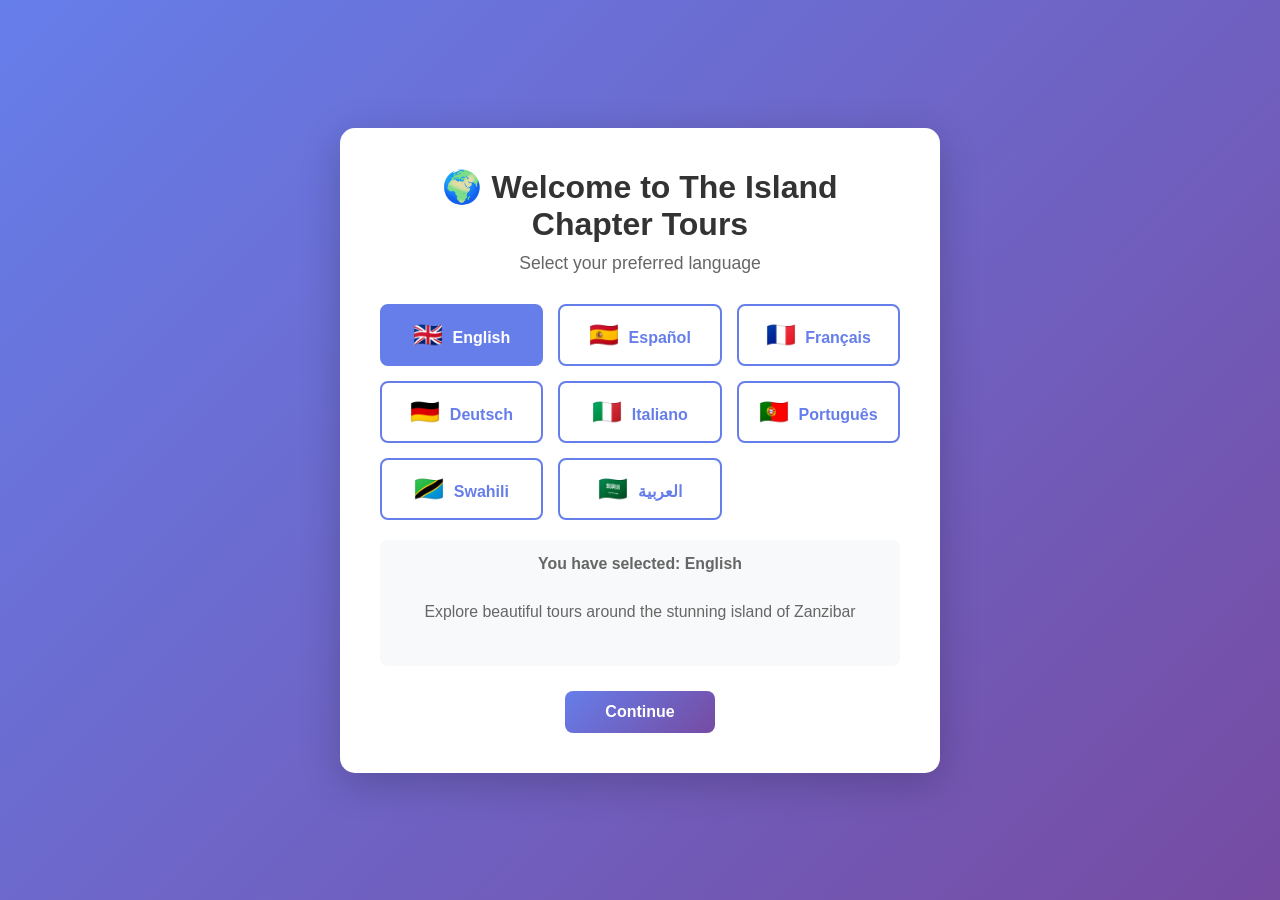
<file: Index.html>
<!DOCTYPE html>
<html lang="en">
<head>
    <meta charset="UTF-8">
    <meta name="viewport" content="width=device-width, initial-scale=1.0">
    <title>The Island Chapter Tours - Zanzibar</title>
    <style>
        * {
            margin: 0;
            padding: 0;
            box-sizing: border-box;
        }

        body {
            font-family: 'Segoe UI', Tahoma, Geneva, Verdana, sans-serif;
            background: linear-gradient(135deg, #667eea 0%, #764ba2 100%);
            min-height: 100vh;
            display: flex;
            justify-content: center;
            align-items: center;
        }

        /* Language Section */
        .language-section {
            background: white;
            border-radius: 15px;
            box-shadow: 0 10px 40px rgba(0, 0, 0, 0.2);
            padding: 40px;
            max-width: 600px;
            width: 90%;
            text-align: center;
        }

        .language-section h1 {
            color: #333;
            margin-bottom: 10px;
            font-size: 2em;
        }

        .language-section p {
            color: #666;
            margin-bottom: 30px;
            font-size: 1.1em;
        }

        .language-grid {
            display: grid;
            grid-template-columns: repeat(auto-fit, minmax(120px, 1fr));
            gap: 15px;
            margin-bottom: 20px;
        }

        .language-btn {
            padding: 15px 20px;
            border: 2px solid #667eea;
            background: white;
            color: #667eea;
            border-radius: 8px;
            font-size: 1em;
            font-weight: 600;
            cursor: pointer;
            transition: all 0.3s ease;
        }

        .language-btn:hover {
            background: #667eea;
            color: white;
            transform: translateY(-2px);
            box-shadow: 0 5px 15px rgba(102, 126, 234, 0.3);
        }

        .language-btn.active {
            background: #667eea;
            color: white;
        }

        .language-flag {
            font-size: 1.5em;
            margin-right: 5px;
        }

        .language-info {
            background: #f8f9fa;
            padding: 15px;
            border-radius: 8px;
            margin-top: 20px;
            color: #555;
            font-size: 0.9em;
        }

        .continue-btn {
            margin-top: 25px;
            padding: 12px 40px;
            background: linear-gradient(135deg, #667eea 0%, #764ba2 100%);
            color: white;
            border: none;
            border-radius: 8px;
            font-size: 1em;
            font-weight: 600;
            cursor: pointer;
            transition: all 0.3s ease;
        }

        .continue-btn:hover {
            transform: translateY(-2px);
            box-shadow: 0 5px 20px rgba(102, 126, 234, 0.4);
        }

        .continue-btn:disabled {
            opacity: 0.5;
            cursor: not-allowed;
            transform: none;
        }
    </style>
</head>
<body>
    <div class="language-section">
        <h1>🌍 Welcome to The Island Chapter Tours</h1>
        <p>Select your preferred language</p>
        
        <div class="language-grid">
            <button class="language-btn active" data-lang="en" onclick="selectLanguage('en')">
                <span class="language-flag">🇬🇧</span> English
            </button>
            <button class="language-btn" data-lang="es" onclick="selectLanguage('es')">
                <span class="language-flag">🇪🇸</span> Español
            </button>
            <button class="language-btn" data-lang="fr" onclick="selectLanguage('fr')">
                <span class="language-flag">🇫🇷</span> Français
            </button>
            <button class="language-btn" data-lang="de" onclick="selectLanguage('de')">
                <span class="language-flag">🇩🇪</span> Deutsch
            </button>
            <button class="language-btn" data-lang="it" onclick="selectLanguage('it')">
                <span class="language-flag">🇮🇹</span> Italiano
            </button>
            <button class="language-btn" data-lang="pt" onclick="selectLanguage('pt')">
                <span class="language-flag">🇵🇹</span> Português
            </button>
            <button class="language-btn" data-lang="sw" onclick="selectLanguage('sw')">
                <span class="language-flag">🇹🇿</span> Swahili
            </button>
            <button class="language-btn" data-lang="ar" onclick="selectLanguage('ar')">
                <span class="language-flag">🇸🇦</span> العربية
            </button>
        </div>

        <div class="language-info" id="languageInfo">
            <p>You have selected: <strong>English</strong></p>
            <p>Explore beautiful tours around the stunning island of Zanzibar</p>
        </div>

        <button class="continue-btn" onclick="continueToDashboard()">Continue</button>
    </div>

    <script>
        // Language data with translations
        const languages = {
            en: { name: 'English', welcome: 'You have selected: English', description: 'Explore beautiful tours around the stunning island of Zanzibar' },
            es: { name: 'Español', welcome: 'Ha seleccionado: Español', description: 'Explore hermosos tours alrededor de la hermosa isla de Zanzíbar' },
            fr: { name: 'Français', welcome: 'Vous avez sélectionné : Français', description: 'Découvrez de magnifiques tours autour de la magnifique île de Zanzibar' },
            de: { name: 'Deutsch', welcome: 'Sie haben Deutsch ausgewählt', description: 'Erkunden Sie schöne Touren rund um die wunderschöne Insel Sansibar' },
            it: { name: 'Italiano', welcome: 'Hai selezionato: Italiano', description: 'Esplora i bellissimi tour intorno alla splendida isola di Zanzibar' },
            pt: { name: 'Português', welcome: 'Você selecionou: Português', description: 'Explore hermosos passeios ao redor da belíssima ilha de Zanzibar' },
            sw: { name: 'Swahili', welcome: 'Umechagua: Kiswahili', description: 'Chunguza ziara nzuri karibu na kisiwa kizuri cha Unguja' },
            ar: { name: 'العربية', welcome: 'لقد اخترت: العربية', description: 'استكشف الجولات الجميلة حول جزيرة زنجبار الخلابة' }
        };

        let selectedLanguage = 'en';

        function selectLanguage(lang) {
            selectedLanguage = lang;
            
            // Update active button
            document.querySelectorAll('.language-btn').forEach(btn => {
                btn.classList.remove('active');
            });
            document.querySelector(`[data-lang="${lang}"]`).classList.add('active');
            
            // Update language info
            const langData = languages[lang];
            document.getElementById('languageInfo').innerHTML = `
                <p><strong>${langData.welcome}</strong></p>
                <p>${langData.description}</p>
            `;
            
            // Save preference
            localStorage.setItem('preferredLanguage', lang);
        }

        function continueToDashboard() {
            // Store language preference and redirect to main site
            localStorage.setItem('preferredLanguage', selectedLanguage);
            alert(`Language set to: ${languages[selectedLanguage].name}\nRedirecting to main page...`);
            // window.location.href = 'dashboard.html'; // Uncomment when dashboard page is ready
        }

        // Load saved language preference on page load
        window.addEventListener('load', () => {
            const saved = localStorage.getItem('preferredLanguage') || 'en';
            selectLanguage(saved);
        });
    </script>
</body>
</html>
</file>
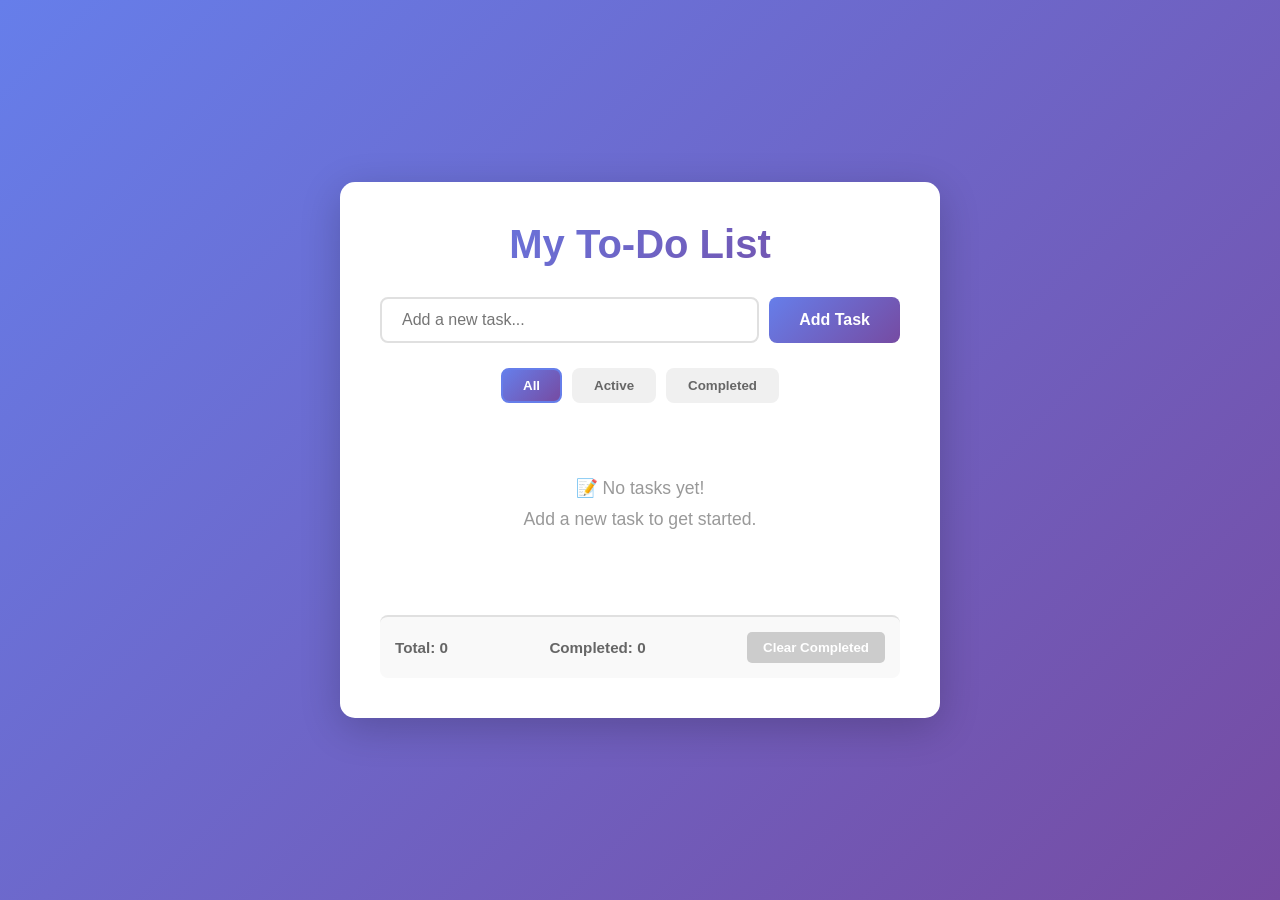
<file: todo-app/index.html>
<!DOCTYPE html>
<html lang="en">
<head>
    <meta charset="UTF-8">
    <meta name="viewport" content="width=device-width, initial-scale=1.0">
    <title>To-Do List Application</title>
    <link rel="stylesheet" href="styles.css">
</head>
<body>
    <div class="container">
        <div class="todo-wrapper">
            <h1>My To-Do List</h1>
            
            <div class="input-section">
                <input 
                    type="text" 
                    id="todoInput" 
                    class="todo-input" 
                    placeholder="Add a new task..."
                    autocomplete="off"
                >
                <button id="addBtn" class="add-btn">Add Task</button>
            </div>

            <div class="filter-section">
                <button class="filter-btn active" data-filter="all">All</button>
                <button class="filter-btn" data-filter="active">Active</button>
                <button class="filter-btn" data-filter="completed">Completed</button>
            </div>

            <ul id="todoList" class="todo-list">
                <!-- Tasks will be added here -->
            </ul>

            <div class="stats-section">
                <span class="task-count">Total: <span id="totalCount">0</span></span>
                <span class="task-count">Completed: <span id="completedCount">0</span></span>
                <button id="clearBtn" class="clear-btn">Clear Completed</button>
            </div>
        </div>
    </div>

    <script src="script.js"></script>
</body>
</html>
</file>
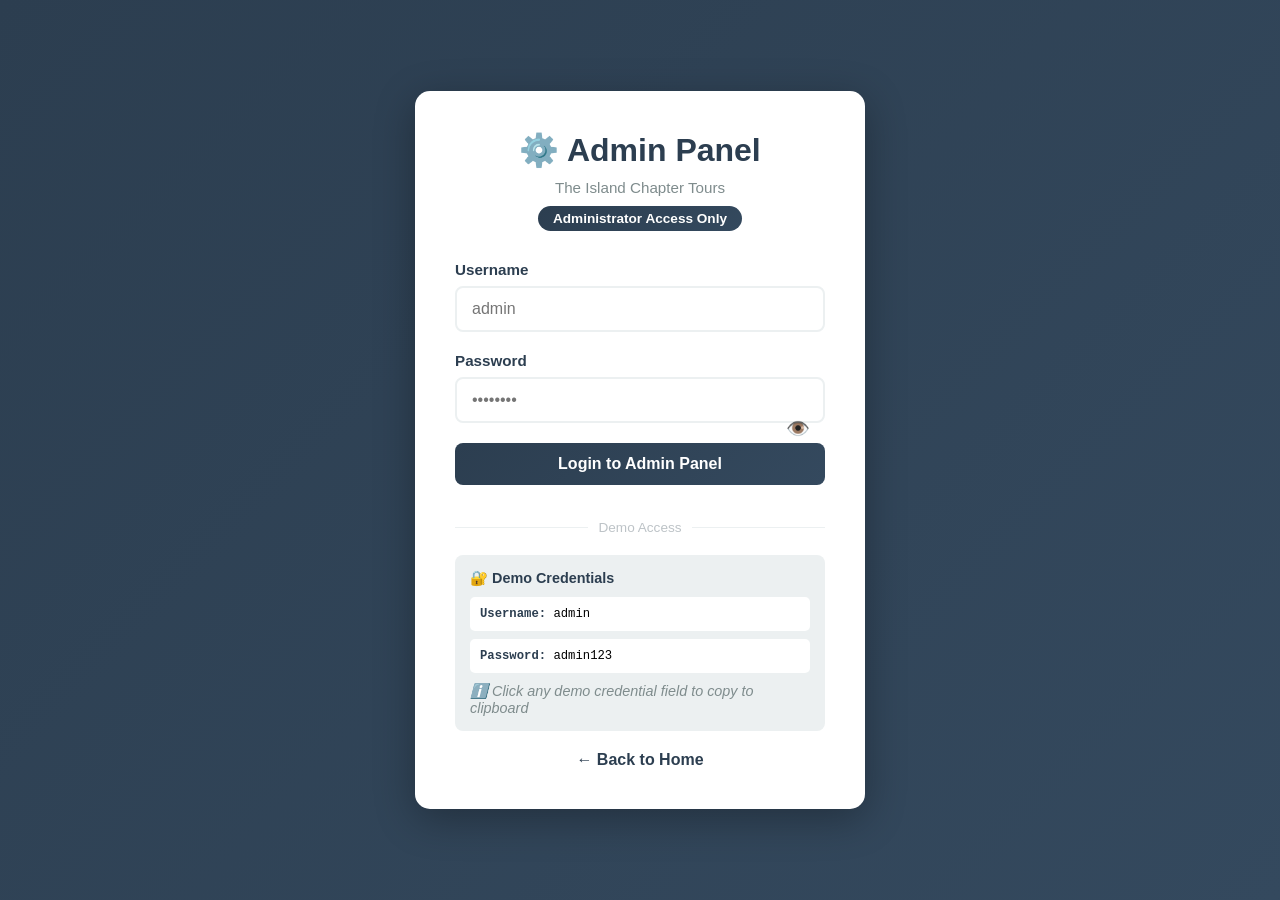
<file: admin-advanced.html>
<!DOCTYPE html>
<html lang="en">
<head>
    <meta charset="UTF-8">
    <meta name="viewport" content="width=device-width, initial-scale=1.0">
    <title>Advanced Admin Panel - The Island Chapter Tours</title>
    <style>
        * {
            margin: 0;
            padding: 0;
            box-sizing: border-box;
        }

        body {
            font-family: 'Segoe UI', Tahoma, Geneva, Verdana, sans-serif;
            background: #f5f5f5;
            color: #333;
        }

        .admin-navbar {
            background: linear-gradient(135deg, #2c3e50 0%, #34495e 100%);
            color: white;
            padding: 20px 40px;
            display: flex;
            justify-content: space-between;
            align-items: center;
            box-shadow: 0 2px 10px rgba(0, 0, 0, 0.2);
            position: sticky;
            top: 0;
            z-index: 100;
        }

        .admin-brand {
            font-size: 1.5em;
            font-weight: 700;
        }

        .admin-menu {
            display: flex;
            gap: 25px;
            align-items: center;
            flex-wrap: wrap;
        }

        .admin-menu a {
            color: white;
            text-decoration: none;
            cursor: pointer;
            transition: opacity 0.3s ease;
            font-weight: 500;
            font-size: 0.9em;
        }

        .admin-menu a:hover {
            opacity: 0.8;
        }

        .admin-logout {
            background: rgba(255, 255, 255, 0.2);
            color: white;
            border: 1px solid white;
            padding: 8px 16px;
            border-radius: 5px;
            cursor: pointer;
            transition: all 0.3s ease;
        }

        .admin-logout:hover {
            background: white;
            color: #2c3e50;
        }

        .admin-container {
            max-width: 1400px;
            margin: 0 auto;
            padding: 40px 20px;
        }

        .section-title {
            font-size: 2em;
            font-weight: 700;
            margin-bottom: 30px;
            color: #2c3e50;
        }

        .dashboard-stats {
            display: grid;
            grid-template-columns: repeat(auto-fit, minmax(250px, 1fr));
            gap: 20px;
            margin-bottom: 40px;
        }

        .stat-card {
            background: white;
            padding: 25px;
            border-radius: 10px;
            box-shadow: 0 2px 10px rgba(0, 0, 0, 0.1);
        }

        .stat-icon {
            font-size: 2.5em;
            margin-bottom: 10px;
        }

        .stat-number {
            font-size: 2em;
            font-weight: bold;
            color: #2c3e50;
            margin-bottom: 5px;
        }

        .stat-label {
            color: #7f8c8d;
            font-size: 0.9em;
        }

        .card {
            background: white;
            border-radius: 10px;
            box-shadow: 0 2px 10px rgba(0, 0, 0, 0.1);
            padding: 30px;
            margin-bottom: 30px;
        }

        .section {
            display: none;
        }

        .section.active {
            display: block;
        }

        .btn {
            display: inline-block;
            padding: 10px 20px;
            background: linear-gradient(135deg, #2c3e50 0%, #34495e 100%);
            color: white;
            text-decoration: none;
            border-radius: 5px;
            border: none;
            cursor: pointer;
            transition: all 0.3s ease;
            font-weight: 600;
        }

        .btn:hover {
            transform: translateY(-2px);
            box-shadow: 0 5px 15px rgba(44, 62, 80, 0.3);
        }

        .btn-add {
            background: linear-gradient(135deg, #27ae60 0%, #229954 100%);
            margin-bottom: 20px;
        }

        .btn-small {
            padding: 6px 12px;
            font-size: 0.85em;
        }

        .btn-edit {
            background: #3498db;
        }

        .btn-delete {
            background: #e74c3c;
        }

        .btn-export {
            background: #f39c12;
        }

        .form-group {
            margin-bottom: 20px;
        }

        .form-group label {
            display: block;
            margin-bottom: 8px;
            font-weight: 600;
            color: #2c3e50;
        }

        .form-group input,
        .form-group textarea,
        .form-group select {
            width: 100%;
            padding: 10px 12px;
            border: 2px solid #ecf0f1;
            border-radius: 5px;
            font-size: 0.95em;
            font-family: 'Segoe UI', Tahoma, Geneva, Verdana, sans-serif;
        }

        .form-group input:focus,
        .form-group textarea:focus,
        .form-group select:focus {
            outline: none;
            border-color: #2c3e50;
            box-shadow: 0 0 0 3px rgba(44, 62, 80, 0.1);
        }

        .form-group textarea {
            resize: vertical;
            min-height: 100px;
        }

        .grid-2 {
            display: grid;
            grid-template-columns: 1fr 1fr;
            gap: 20px;
        }

        .modal {
            display: none;
            position: fixed;
            top: 0;
            left: 0;
            right: 0;
            bottom: 0;
            background: rgba(0, 0, 0, 0.5);
            z-index: 1000;
            align-items: center;
            justify-content: center;
        }

        .modal.show {
            display: flex;
        }

        .modal-content {
            background: white;
            border-radius: 10px;
            max-width: 600px;
            width: 90%;
            max-height: 80vh;
            overflow-y: auto;
            box-shadow: 0 10px 40px rgba(0, 0, 0, 0.3);
        }

        .modal-header {
            background: linear-gradient(135deg, #2c3e50 0%, #34495e 100%);
            color: white;
            padding: 20px;
            display: flex;
            justify-content: space-between;
            align-items: center;
        }

        .modal-body {
            padding: 30px;
        }

        .close-btn {
            background: none;
            border: none;
            color: white;
            font-size: 1.5em;
            cursor: pointer;
        }

        .table {
            width: 100%;
            border-collapse: collapse;
            margin-top: 20px;
        }

        .table thead {
            background: #34495e;
            color: white;
        }

        .table th {
            padding: 15px;
            text-align: left;
            font-weight: 600;
        }

        .table td {
            padding: 15px;
            border-bottom: 1px solid #ecf0f1;
        }

        .table tbody tr:hover {
            background: #f9f9f9;
        }

        .success-message {
            background-color: #d4edda;
            color: #155724;
            padding: 12px 15px;
            border-radius: 8px;
            margin-bottom: 20px;
            display: none;
            border-left: 4px solid #155724;
        }

        .success-message.show {
            display: block;
        }

        .error-message {
            background-color: #f8d7da;
            color: #721c24;
            padding: 12px 15px;
            border-radius: 8px;
            margin-bottom: 20px;
            display: none;
            border-left: 4px solid #721c24;
        }

        .error-message.show {
            display: block;
        }

        .filter-section {
            background: #f9f9f9;
            padding: 20px;
            border-radius: 8px;
            margin-bottom: 20px;
            display: flex;
            gap: 15px;
            flex-wrap: wrap;
        }

        .filter-section input,
        .filter-section select {
            padding: 8px 12px;
            border: 1px solid #ddd;
            border-radius: 5px;
            font-size: 0.9em;
        }

        .tab-buttons {
            display: flex;
            gap: 10px;
            margin-bottom: 20px;
            flex-wrap: wrap;
        }

        .tab-btn {
            padding: 8px 16px;
            background: #ecf0f1;
            color: #2c3e50;
            border: 2px solid #ecf0f1;
            border-radius: 5px;
            cursor: pointer;
            transition: all 0.3s ease;
            font-weight: 600;
        }

        .tab-btn.active {
            background: #2c3e50;
            color: white;
            border-color: #2c3e50;
        }

        .stats-row {
            display: grid;
            grid-template-columns: repeat(auto-fit, minmax(200px, 1fr));
            gap: 20px;
            margin-bottom: 30px;
        }

        .badge {
            display: inline-block;
            padding: 4px 8px;
            border-radius: 12px;
            font-size: 0.85em;
            font-weight: 600;
        }

        .badge-success {
            background: #d4edda;
            color: #155724;
        }

        .badge-warning {
            background: #fff3cd;
            color: #856404;
        }

        .badge-danger {
            background: #f8d7da;
            color: #721c24;
        }

        .action-buttons {
            display: flex;
            gap: 5px;
            flex-wrap: wrap;
        }

        @media (max-width: 768px) {
            .admin-navbar {
                flex-direction: column;
                gap: 15px;
            }

            .admin-menu {
                flex-direction: column;
                gap: 10px;
                width: 100%;
            }

            .admin-menu a {
                width: 100%;
                text-align: center;
            }

            .grid-2 {
                grid-template-columns: 1fr;
            }

            .filter-section {
                flex-direction: column;
            }

            .table {
                font-size: 0.85em;
            }

            .table th,
            .table td {
                padding: 8px 5px;
            }
        }
    </style>
</head>
<body>
    <!-- Admin Navbar -->
    <nav class="admin-navbar">
        <div class="admin-brand">⚙️ Advanced Admin Panel</div>
        <div class="admin-menu">
            <a onclick="showSection('dashboard')">Dashboard</a>
            <a onclick="showSection('tourManagement')">Tour Management</a>
            <a onclick="showSection('promotions')">Promotions</a>
            <a onclick="showSection('bookings')">Bookings</a>
            <a onclick="showSection('analytics')">Analytics</a>
            <button class="admin-logout" onclick="adminLogout()">Logout</button>
        </div>
    </nav>

    <div class="admin-container">
        <!-- Messages -->
        <div class="success-message" id="successMessage"></div>
        <div class="error-message" id="errorMessage"></div>

        <!-- Dashboard Section -->
        <div id="dashboardSection" class="section active">
            <h1 class="section-title">📊 Dashboard</h1>
            <div class="dashboard-stats" id="dashboardStats"></div>
            <div class="card">
                <h2>Quick Actions</h2>
                <div style="display: grid; grid-template-columns: repeat(auto-fit, minmax(200px, 1fr)); gap: 15px; margin-top: 20px;">
                    <button class="btn btn-add" onclick="openAddTourModal()">➕ Add New Tour</button>
                    <button class="btn btn-add" onclick="openPromotionModal()">🎟️ Create Promo Code</button>
                    <button class="btn btn-export" onclick="exportBookings()">📥 Export Bookings</button>
                    <button class="btn" onclick="showSection('bookings')">📋 View All Bookings</button>
                </div>
            </div>
        </div>

        <!-- Tour Management Section -->
        <div id="tourManagementSection" class="section">
            <h1 class="section-title">🗺️ Tour Management</h1>
            
            <div class="tab-buttons">
                <button class="tab-btn active" onclick="showTourTab('browse')">Browse Tours</button>
                <button class="tab-btn" onclick="showTourTab('categories')">Categories</button>
                <button class="tab-btn" onclick="showTourTab('seasonal')">Seasonal Pricing</button>
                <button class="tab-btn" onclick="showTourTab('capacity')">Capacity</button>
            </div>

            <button class="btn btn-add" onclick="openAddTourModal()">+ Add New Tour</button>

            <div id="browseTourTab" class="card">
                <div class="filter-section">
                    <input type="text" id="tourSearch" placeholder="Search tours..." onkeyup="filterTours()">
                    <select id="categoryFilter" onchange="filterTours()">
                        <option value="">All Categories</option>
                        <option value="adventure">Adventure</option>
                        <option value="cultural">Cultural</option>
                        <option value="beach">Beach</option>
                        <option value="water">Water Sports</option>
                    </select>
                </div>
                <div id="toursTable"></div>
            </div>

            <div id="categoriesTourTab" class="card" style="display: none;">
                <h3>Tour Categories</h3>
                <p style="color: #7f8c8d; margin-bottom: 20px;">Organize tours by category for better customer navigation</p>
                <div id="categoriesTable"></div>
            </div>

            <div id="seasonalTourTab" class="card" style="display: none;">
                <h3>Seasonal Pricing</h3>
                <p style="color: #7f8c8d; margin-bottom: 20px;">Adjust prices based on seasons and demand</p>
                <button class="btn" onclick="openSeasonalPricingModal()" style="margin-bottom: 20px;">+ Add Seasonal Price</button>
                <div id="seasonalTable"></div>
            </div>

            <div id="capacityTourTab" class="card" style="display: none;">
                <h3>Tour Capacity Management</h3>
                <p style="color: #7f8c8d; margin-bottom: 20px;">Set and monitor daily capacity limits</p>
                <div id="capacityTable"></div>
            </div>
        </div>

        <!-- Promotions Section -->
        <div id="promotionsSection" class="section">
            <h1 class="section-title">🎟️ Promotions & Discounts</h1>
            
            <button class="btn btn-add" onclick="openPromotionModal()">+ Create Promo Code</button>

            <div class="card">
                <h3>Active Promotions</h3>
                <div id="promotionsTable"></div>
            </div>
        </div>

        <!-- Bookings Section -->
        <div id="bookingsSection" class="section">
            <h1 class="section-title">🎫 All Bookings</h1>
            
            <div class="filter-section">
                <select id="statusFilter" onchange="filterBookings()">
                    <option value="">All Status</option>
                    <option value="confirmed">Confirmed</option>
                    <option value="pending">Pending</option>
                    <option value="cancelled">Cancelled</option>
                </select>
                <input type="date" id="dateFilter" onchange="filterBookings()">
                <button class="btn btn-export" onclick="exportBookings()">📥 Export to CSV</button>
            </div>

            <div class="card">
                <div id="bookingsTable"></div>
            </div>
        </div>

        <!-- Analytics Section -->
        <div id="analyticsSection" class="section">
            <h1 class="section-title">📈 Analytics & Reports</h1>
            
            <div id="analyticsStats" class="stats-row"></div>

            <div class="card">
                <h3>Revenue by Tour</h3>
                <div id="revenueByTourTable"></div>
            </div>

            <div class="card">
                <h3>Booking Trends</h3>
                <div id="bookingTrendsTable"></div>
            </div>

            <div class="card">
                <h3>Top Performing Tours</h3>
                <div id="topToursTable"></div>
            </div>
        </div>
    </div>

    <!-- Add/Edit Tour Modal -->
    <div id="tourModal" class="modal">
        <div class="modal-content">
            <div class="modal-header">
                <h2 id="tourModalTitle">Add New Tour</h2>
                <button class="close-btn" onclick="closeTourModal()">&times;</button>
            </div>
            <div class="modal-body">
                <form id="tourForm" onsubmit="submitTourForm(event)">
                    <div class="grid-2">
                        <div class="form-group">
                            <label>Tour Name *</label>
                            <input type="text" id="tourName" required>
                        </div>
                        <div class="form-group">
                            <label>Category</label>
                            <select id="tourCategory">
                                <option value="adventure">Adventure</option>
                                <option value="cultural">Cultural</option>
                                <option value="beach">Beach</option>
                                <option value="water">Water Sports</option>
                            </select>
                        </div>
                    </div>

                    <div class="grid-2">
                        <div class="form-group">
                            <label>Price ($) *</label>
                            <input type="number" id="tourPrice" min="1" step="0.01" required>
                        </div>
                        <div class="form-group">
                            <label>Max Daily Capacity</label>
                            <input type="number" id="tourCapacity" min="1" value="10">
                        </div>
                    </div>

                    <div class="grid-2">
                        <div class="form-group">
                            <label>Icon/Emoji</label>
                            <input type="text" id="tourIcon" maxlength="5">
                        </div>
                        <div class="form-group">
                            <label>Duration</label>
                            <input type="text" id="tourDuration" placeholder="e.g., 4 hours">
                        </div>
                    </div>

                    <div class="form-group">
                        <label>Description *</label>
                        <textarea id="tourDescription" required></textarea>
                    </div>

                    <div class="form-group">
                        <label>What's Included</label>
                        <textarea id="tourIncludes" placeholder="One item per line"></textarea>
                    </div>

                    <div class="grid-2">
                        <div class="form-group">
                            <label>Group Size</label>
                            <input type="text" id="tourGroupSize" placeholder="e.g., 2-8 people">
                        </div>
                        <div class="form-group">
                            <label>Difficulty Level</label>
                            <select id="tourDifficulty">
                                <option value="easy">Easy</option>
                                <option value="moderate">Moderate</option>
                                <option value="hard">Hard</option>
                            </select>
                        </div>
                    </div>

                    <div class="form-actions" style="display: flex; gap: 10px; margin-top: 20px;">
                        <button type="submit" class="btn" style="flex: 1;">Save Tour</button>
                        <button type="button" class="btn" style="background: #95a5a6; flex: 1;" onclick="closeTourModal()">Cancel</button>
                    </div>
                </form>
            </div>
        </div>
    </div>

    <!-- Promo Code Modal -->
    <div id="promoModal" class="modal">
        <div class="modal-content">
            <div class="modal-header">
                <h2>Create Promo Code</h2>
                <button class="close-btn" onclick="closePromoModal()">&times;</button>
            </div>
            <div class="modal-body">
                <form id="promoForm" onsubmit="submitPromoForm(event)">
                    <div class="form-group">
                        <label>Promo Code *</label>
                        <input type="text" id="promoCode" placeholder="e.g., SUMMER20" required>
                    </div>

                    <div class="grid-2">
                        <div class="form-group">
                            <label>Discount Type</label>
                            <select id="discountType" onchange="updateDiscountDisplay()">
                                <option value="percentage">Percentage (%)</option>
                                <option value="fixed">Fixed ($)</option>
                            </select>
                        </div>
                        <div class="form-group">
                            <label>Discount Amount *</label>
                            <input type="number" id="discountAmount" min="1" step="0.01" required>
                        </div>
                    </div>

                    <div class="grid-2">
                        <div class="form-group">
                            <label>Valid From *</label>
                            <input type="date" id="validFrom" required>
                        </div>
                        <div class="form-group">
                            <label>Valid Until *</label>
                            <input type="date" id="validUntil" required>
                        </div>
                    </div>

                    <div class="form-group">
                        <label>Max Uses (0 = unlimited)</label>
                        <input type="number" id="maxUses" min="0" value="0">
                    </div>

                    <div class="form-group">
                        <label>Applicable Tours (leave blank for all)</label>
                        <textarea id="applicableTours" placeholder="Tour names or IDs, one per line"></textarea>
                    </div>

                    <div class="form-actions" style="display: flex; gap: 10px; margin-top: 20px;">
                        <button type="submit" class="btn" style="flex: 1;">Create Promo</button>
                        <button type="button" class="btn" style="background: #95a5a6; flex: 1;" onclick="closePromoModal()">Cancel</button>
                    </div>
                </form>
            </div>
        </div>
    </div>

    <script>
        let currentAdmin = null;
        let editingTourId = null;
        let allTours = [];
        let allBookings = [];

        // Check Admin Login
        function checkAdminLogin() {
            const admin = sessionStorage.getItem('adminUser');
            if (!admin) {
                window.location.href = 'admin-login.html';
                return;
            }
            currentAdmin = JSON.parse(admin);
            initializeAdvancedAdmin();
        }

        // Initialize Advanced Admin
        function initializeAdvancedAdmin() {
            loadAllTours();
            loadAllBookings();
            loadDashboardStats();
            loadPromotions();
        }

        // Load Tours
        function loadAllTours() {
            allTours = JSON.parse(localStorage.getItem('tours') || '[]');
            loadToursTable();
        }

        // Load Bookings
        function loadAllBookings() {
            const bookings = JSON.parse(localStorage.getItem('bookings') || '{}');
            allBookings = [];
            Object.entries(bookings).forEach(([email, userBookings]) => {
                if (Array.isArray(userBookings)) {
                    userBookings.forEach(booking => {
                        allBookings.push({ ...booking, userEmail: email });
                    });
                }
            });
            loadBookingsTable();
        }

        // Load Dashboard Stats
        function loadDashboardStats() {
            let totalRevenue = 0;
            let confirmedBookings = 0;
            let pendingBookings = 0;

            allBookings.forEach(booking => {
                if (booking.status === 'confirmed') {
                    confirmedBookings++;
                    totalRevenue += booking.total || 0;
                } else if (booking.status === 'pending') {
                    pendingBookings++;
                }
            });

            const statsHtml = `
                <div class="stat-card">
                    <div class="stat-icon">🎫</div>
                    <div class="stat-number">${allBookings.length}</div>
                    <div class="stat-label">Total Bookings</div>
                </div>
                <div class="stat-card">
                    <div class="stat-icon">✅</div>
                    <div class="stat-number">${confirmedBookings}</div>
                    <div class="stat-label">Confirmed Bookings</div>
                </div>
                <div class="stat-card">
                    <div class="stat-icon">⏳</div>
                    <div class="stat-number">${pendingBookings}</div>
                    <div class="stat-label">Pending Bookings</div>
                </div>
                <div class="stat-card">
                    <div class="stat-icon">💰</div>
                    <div class="stat-number">$${totalRevenue.toFixed(2)}</div>
                    <div class="stat-label">Total Revenue</div>
                </div>
                <div class="stat-card">
                    <div class="stat-icon">🗺️</div>
                    <div class="stat-number">${allTours.length}</div>
                    <div class="stat-label">Total Tours</div>
                </div>
                <div class="stat-card">
                    <div class="stat-icon">👥</div>
                    <div class="stat-number">${Object.keys(JSON.parse(localStorage.getItem('userDatabase') || '{}')).length}</div>
                    <div class="stat-label">Registered Users</div>
                </div>
            `;
            document.getElementById('dashboardStats').innerHTML = statsHtml;
        }

        // Load Tours Table
        function loadToursTable() {
            if (allTours.length === 0) {
                document.getElementById('toursTable').innerHTML = '<p style="text-align: center; color: #999; padding: 40px;">No tours added yet</p>';
                return;
            }

            const tableHtml = `
                <table class="table">
                    <thead>
                        <tr>
                            <th>Name</th>
                            <th>Category</th>
                            <th>Price</th>
                            <th>Capacity</th>
                            <th>Difficulty</th>
                            <th>Actions</th>
                        </tr>
                    </thead>
                    <tbody>
                        ${allTours.map(tour => `
                            <tr>
                                <td><strong>${tour.icon || ''} ${tour.name}</strong></td>
                                <td><span class="badge badge-success">${tour.category || 'N/A'}</span></td>
                                <td>$${tour.price}</td>
                                <td>${tour.capacity || 'Unlimited'}</td>
                                <td>${tour.difficulty || '-'}</td>
                                <td>
                                    <div class="action-buttons">
                                        <button class="btn btn-small btn-edit" onclick="editTour(${tour.id})">Edit</button>
                                        <button class="btn btn-small btn-delete" onclick="deleteTour(${tour.id})">Delete</button>
                                    </div>
                                </td>
                            </tr>
                        `).join('')}
                    </tbody>
                </table>
            `;
            document.getElementById('toursTable').innerHTML = tableHtml;
        }

        // Load Bookings Table
        function loadBookingsTable() {
            if (allBookings.length === 0) {
                document.getElementById('bookingsTable').innerHTML = '<p style="text-align: center; color: #999; padding: 40px;">No bookings yet</p>';
                return;
            }

            const tableHtml = `
                <table class="table">
                    <thead>
                        <tr>
                            <th>ID</th>
                            <th>Tour</th>
                            <th>User</th>
                            <th>Date</th>
                            <th>Guests</th>
                            <th>Amount</th>
                            <th>Status</th>
                        </tr>
                    </thead>
                    <tbody>
                        ${allBookings.map(booking => `
                            <tr>
                                <td>#${booking.id}</td>
                                <td>${booking.tourName}</td>
                                <td>${booking.userEmail}</td>
                                <td>${new Date(booking.date).toLocaleDateString()}</td>
                                <td>${booking.guests}</td>
                                <td>$${booking.total}</td>
                                <td><span class="badge ${booking.status === 'confirmed' ? 'badge-success' : booking.status === 'pending' ? 'badge-warning' : 'badge-danger'}">${booking.status.toUpperCase()}</span></td>
                            </tr>
                        `).join('')}
                    </tbody>
                </table>
            `;
            document.getElementById('bookingsTable').innerHTML = tableHtml;
        }

        // Load Promotions
        function loadPromotions() {
            const promos = JSON.parse(localStorage.getItem('promotions') || '[]');
            
            if (promos.length === 0) {
                document.getElementById('promotionsTable').innerHTML = '<p style="text-align: center; color: #999; padding: 40px;">No active promotions</p>';
                return;
            }

            const tableHtml = `
                <table class="table">
                    <thead>
                        <tr>
                            <th>Code</th>
                            <th>Discount</th>
                            <th>Valid From</th>
                            <th>Valid Until</th>
                            <th>Uses</th>
                            <th>Status</th>
                            <th>Actions</th>
                        </tr>
                    </thead>
                    <tbody>
                        ${promos.map((promo, idx) => {
                            const isActive = new Date(promo.validFrom) <= new Date() && new Date() <= new Date(promo.validUntil);
                            return `
                                <tr>
                                    <td><strong>${promo.code}</strong></td>
                                    <td>${promo.discountAmount}${promo.discountType === 'percentage' ? '%' : '$'}</td>
                                    <td>${new Date(promo.validFrom).toLocaleDateString()}</td>
                                    <td>${new Date(promo.validUntil).toLocaleDateString()}</td>
                                    <td>${promo.uses || 0}/${promo.maxUses || '∞'}</td>
                                    <td><span class="badge ${isActive ? 'badge-success' : 'badge-danger'}">${isActive ? 'Active' : 'Inactive'}</span></td>
                                    <td>
                                        <button class="btn btn-small btn-delete" onclick="deletePromo(${idx})">Delete</button>
                                    </td>
                                </tr>
                            `;
                        }).join('')}
                    </tbody>
                </table>
            `;
            document.getElementById('promotionsTable').innerHTML = tableHtml;
        }

        // Open Add Tour Modal
        function openAddTourModal() {
            editingTourId = null;
            document.getElementById('tourModalTitle').textContent = 'Add New Tour';
            document.getElementById('tourForm').reset();
            document.getElementById('tourModal').classList.add('show');
        }

        // Open Edit Tour Modal
        function editTour(tourId) {
            const tour = allTours.find(t => t.id === tourId);
            if (!tour) return;

            editingTourId = tourId;
            document.getElementById('tourModalTitle').textContent = 'Edit Tour';
            document.getElementById('tourName').value = tour.name;
            document.getElementById('tourCategory').value = tour.category || '';
            document.getElementById('tourPrice').value = tour.price;
            document.getElementById('tourCapacity').value = tour.capacity || '';
            document.getElementById('tourIcon').value = tour.icon || '';
            document.getElementById('tourDuration').value = tour.duration || '';
            document.getElementById('tourDescription').value = tour.description;
            document.getElementById('tourIncludes').value = (tour.includes || []).join('\n');
            document.getElementById('tourGroupSize').value = tour.groupSize || '';
            document.getElementById('tourDifficulty').value = tour.difficulty || 'moderate';

            document.getElementById('tourModal').classList.add('show');
        }

        // Close Tour Modal
        function closeTourModal() {
            document.getElementById('tourModal').classList.remove('show');
            document.getElementById('tourForm').reset();
            editingTourId = null;
        }

        // Submit Tour Form
        function submitTourForm(event) {
            event.preventDefault();

            const tourData = {
                name: document.getElementById('tourName').value,
                category: document.getElementById('tourCategory').value,
                price: parseFloat(document.getElementById('tourPrice').value),
                capacity: parseInt(document.getElementById('tourCapacity').value) || null,
                icon: document.getElementById('tourIcon').value,
                duration: document.getElementById('tourDuration').value,
                description: document.getElementById('tourDescription').value,
                includes: document.getElementById('tourIncludes').value.split('\n').filter(item => item.trim()),
                groupSize: document.getElementById('tourGroupSize').value,
                difficulty: document.getElementById('tourDifficulty').value
            };

            if (editingTourId) {
                const index = allTours.findIndex(t => t.id === editingTourId);
                allTours[index] = { ...allTours[index], ...tourData };
                showSuccess('Tour updated successfully!');
            } else {
                allTours.push({ id: Date.now(), ...tourData });
                showSuccess('Tour added successfully!');
            }

            localStorage.setItem('tours', JSON.stringify(allTours));
            closeTourModal();
            loadToursTable();
        }

        // Delete Tour
        function deleteTour(tourId) {
            if (confirm('Delete this tour?')) {
                allTours = allTours.filter(t => t.id !== tourId);
                localStorage.setItem('tours', JSON.stringify(allTours));
                showSuccess('Tour deleted!');
                loadToursTable();
            }
        }

        // Open Promo Modal
        function openPromotionModal() {
            document.getElementById('promoForm').reset();
            document.getElementById('promoModal').classList.add('show');
        }

        // Close Promo Modal
        function closePromoModal() {
            document.getElementById('promoModal').classList.remove('show');
        }

        // Submit Promo Form
        function submitPromoForm(event) {
            event.preventDefault();

            const promo = {
                code: document.getElementById('promoCode').value.toUpperCase(),
                discountType: document.getElementById('discountType').value,
                discountAmount: parseFloat(document.getElementById('discountAmount').value),
                validFrom: document.getElementById('validFrom').value,
                validUntil: document.getElementById('validUntil').value,
                maxUses: parseInt(document.getElementById('maxUses').value) || 0,
                uses: 0,
                applicableTours: document.getElementById('applicableTours').value.split('\n').filter(item => item.trim()),
                createdAt: new Date().toISOString()
            };

            const promos = JSON.parse(localStorage.getItem('promotions') || '[]');
            promos.push(promo);
            localStorage.setItem('promotions', JSON.stringify(promos));

            showSuccess('Promo code created!');
            closePromoModal();
            loadPromotions();
        }

        // Delete Promo
        function deletePromo(idx) {
            if (confirm('Delete this promo code?')) {
                const promos = JSON.parse(localStorage.getItem('promotions') || '[]');
                promos.splice(idx, 1);
                localStorage.setItem('promotions', JSON.stringify(promos));
                showSuccess('Promo deleted!');
                loadPromotions();
            }
        }

        // Filter Tours
        function filterTours() {
            const search = document.getElementById('tourSearch').value.toLowerCase();
            const category = document.getElementById('categoryFilter').value;

            const filtered = allTours.filter(tour => 
                (tour.name.toLowerCase().includes(search)) &&
                (!category || tour.category === category)
            );

            if (filtered.length === 0) {
                document.getElementById('toursTable').innerHTML = '<p style="text-align: center; color: #999; padding: 40px;">No tours match your filters</p>';
                return;
            }

            const tableHtml = `
                <table class="table">
                    <thead>
                        <tr>
                            <th>Name</th>
                            <th>Category</th>
                            <th>Price</th>
                            <th>Capacity</th>
                            <th>Actions</th>
                        </tr>
                    </thead>
                    <tbody>
                        ${filtered.map(tour => `
                            <tr>
                                <td><strong>${tour.icon || ''} ${tour.name}</strong></td>
                                <td>${tour.category || '-'}</td>
                                <td>$${tour.price}</td>
                                <td>${tour.capacity || 'Unlimited'}</td>
                                <td>
                                    <button class="btn btn-small btn-edit" onclick="editTour(${tour.id})">Edit</button>
                                    <button class="btn btn-small btn-delete" onclick="deleteTour(${tour.id})">Delete</button>
                                </td>
                            </tr>
                        `).join('')}
                    </tbody>
                </table>
            `;
            document.getElementById('toursTable').innerHTML = tableHtml;
        }

        // Filter Bookings
        function filterBookings() {
            const status = document.getElementById('statusFilter').value;
            const date = document.getElementById('dateFilter').value;

            let filtered = allBookings;

            if (status) {
                filtered = filtered.filter(b => b.status === status);
            }

            if (date) {
                filtered = filtered.filter(b => b.date === date);
            }

            if (filtered.length === 0) {
                document.getElementById('bookingsTable').innerHTML = '<p style="text-align: center; color: #999; padding: 40px;">No bookings match filters</p>';
                return;
            }

            loadBookingsTableHTML(filtered);
        }

        // Export Bookings to CSV
        function exportBookings() {
            let csv = 'Booking ID,Tour,User Email,Guest Name,Date,Guests,Amount,Status\n';
            
            allBookings.forEach(booking => {
                csv += `${booking.id},"${booking.tourName}","${booking.userEmail}","${booking.name}",${booking.date},${booking.guests},$${booking.total},${booking.status}\n`;
            });

            const blob = new Blob([csv], { type: 'text/csv' });
            const url = window.URL.createObjectURL(blob);
            const a = document.createElement('a');
            a.href = url;
            a.download = `bookings_${new Date().toISOString().split('T')[0]}.csv`;
            a.click();
            
            showSuccess('Bookings exported to CSV!');
        }

        // Show Tour Tab
        function showTourTab(tab) {
            document.querySelectorAll('[id$="TourTab"]').forEach(el => el.style.display = 'none');
            document.querySelectorAll('.tab-btn').forEach(btn => btn.classList.remove('active'));
            
            if (tab === 'browse') {
                document.getElementById('browseTourTab').style.display = 'block';
            } else if (tab === 'categories') {
                document.getElementById('categoriesTourTab').style.display = 'block';
                loadCategoriesTable();
            } else if (tab === 'seasonal') {
                document.getElementById('seasonalTourTab').style.display = 'block';
                loadSeasonalTable();
            } else if (tab === 'capacity') {
                document.getElementById('capacityTourTab').style.display = 'block';
                loadCapacityTable();
            }
            
            event.target.classList.add('active');
        }

        // Load Categories Table
        function loadCategoriesTable() {
            const categories = ['adventure', 'cultural', 'beach', 'water'];
            const tableHtml = `
                <table class="table">
                    <thead>
                        <tr><th>Category</th><th>Tours</th></tr>
                    </thead>
                    <tbody>
                        ${categories.map(cat => {
                            const count = allTours.filter(t => t.category === cat).length;
                            return `<tr><td>${cat.charAt(0).toUpperCase() + cat.slice(1)}</td><td>${count} tours</td></tr>`;
                        }).join('')}
                    </tbody>
                </table>
            `;
            document.getElementById('categoriesTable').innerHTML = tableHtml;
        }

        // Load Seasonal Table
        function loadSeasonalTable() {
            const seasonal = JSON.parse(localStorage.getItem('seasonalPricing') || '[]');
            if (seasonal.length === 0) {
                document.getElementById('seasonalTable').innerHTML = '<p style="text-align: center; color: #999; padding: 40px;">No seasonal pricing added</p>';
                return;
            }
            const tableHtml = `
                <table class="table">
                    <thead>
                        <tr><th>Tour</th><th>Season</th><th>Price Modifier</th><th>Valid Period</th></tr>
                    </thead>
                    <tbody>
                        ${seasonal.map((s, idx) => `
                            <tr>
                                <td>${s.tourName}</td>
                                <td>${s.season}</td>
                                <td>${s.modifier > 0 ? '+' : ''}${s.modifier}%</td>
                                <td>${s.startDate} to ${s.endDate}</td>
                            </tr>
                        `).join('')}
                    </tbody>
                </table>
            `;
            document.getElementById('seasonalTable').innerHTML = tableHtml;
        }

        // Load Capacity Table
        function loadCapacityTable() {
            const tableHtml = `
                <table class="table">
                    <thead>
                        <tr><th>Tour</th><th>Daily Capacity</th><th>Status</th></tr>
                    </thead>
                    <tbody>
                        ${allTours.filter(t => t.capacity).map(tour => {
                            const bookingsForTour = allBookings.filter(b => b.tourId === tour.id && b.status === 'confirmed');
                            const totalGuests = bookingsForTour.reduce((sum, b) => sum + b.guests, 0);
                            const usage = Math.round((totalGuests / tour.capacity) * 100);
                            return `
                                <tr>
                                    <td>${tour.name}</td>
                                    <td>${tour.capacity} guests</td>
                                    <td><span class="badge ${usage > 80 ? 'badge-danger' : usage > 50 ? 'badge-warning' : 'badge-success'}">${totalGuests}/${tour.capacity} (${usage}%)</span></td>
                                </tr>
                            `;
                        }).join('')}
                    </tbody>
                </table>
            `;
            document.getElementById('capacityTable').innerHTML = tableHtml;
        }

        // Show Messages
        function showSuccess(message) {
            const msgDiv = document.getElementById('successMessage');
            msgDiv.textContent = message;
            msgDiv.classList.add('show');
            setTimeout(() => msgDiv.classList.remove('show'), 5000);
        }

        function showError(message) {
            const msgDiv = document.getElementById('errorMessage');
            msgDiv.textContent = message;
            msgDiv.classList.add('show');
            setTimeout(() => msgDiv.classList.remove('show'), 5000);
        }

        // Show Section
        function showSection(section) {
            document.querySelectorAll('.section').forEach(s => s.classList.remove('active'));
            
            if (section === 'dashboard') {
                document.getElementById('dashboardSection').classList.add('active');
                loadDashboardStats();
            } else if (section === 'tourManagement') {
                document.getElementById('tourManagementSection').classList.add('active');
                loadToursTable();
            } else if (section === 'promotions') {
                document.getElementById('promotionsSection').classList.add('active');
                loadPromotions();
            } else if (section === 'bookings') {
                document.getElementById('bookingsSection').classList.add('active');
                loadBookingsTable();
            } else if (section === 'analytics') {
                document.getElementById('analyticsSection').classList.add('active');
                loadAnalytics();
            }

            window.scrollTo(0, 0);
        }

        // Load Analytics
        function loadAnalytics() {
            let totalRevenue = 0;
            let avgBookingValue = 0;
            let topTourRevenue = {};

            allBookings.forEach(booking => {
                if (booking.status === 'confirmed') {
                    totalRevenue += booking.total || 0;
                    topTourRevenue[booking.tourName] = (topTourRevenue[booking.tourName] || 0) + (booking.total || 0);
                }
            });

            avgBookingValue = allBookings.length > 0 ? (totalRevenue / allBookings.length).toFixed(2) : 0;

            const analyticsStatsHtml = `
                <div class="stat-card">
                    <div class="stat-icon">💰</div>
                    <div class="stat-number">$${totalRevenue.toFixed(2)}</div>
                    <div class="stat-label">Total Revenue</div>
                </div>
                <div class="stat-card">
                    <div class="stat-icon">📊</div>
                    <div class="stat-number">$${avgBookingValue}</div>
                    <div class="stat-label">Avg Booking Value</div>
                </div>
                <div class="stat-card">
                    <div class="stat-icon">🎯</div>
                    <div class="stat-number">${allBookings.length}</div>
                    <div class="stat-label">Total Bookings</div>
                </div>
            `;
            document.getElementById('analyticsStats').innerHTML = analyticsStatsHtml;

            // Revenue by Tour
            const revenueTableHtml = `
                <table class="table">
                    <thead>
                        <tr><th>Tour</th><th>Revenue</th><th>Bookings</th></tr>
                    </thead>
                    <tbody>
                        ${Object.entries(topTourRevenue)
                            .sort((a, b) => b[1] - a[1])
                            .map(([tour, revenue]) => {
                                const bookings = allBookings.filter(b => b.tourName === tour && b.status === 'confirmed').length;
                                return `<tr><td>${tour}</td><td>$${revenue.toFixed(2)}</td><td>${bookings}</td></tr>`;
                            }).join('')}
                    </tbody>
                </table>
            `;
            document.getElementById('revenueByTourTable').innerHTML = revenueTableHtml;
        }

        // Admin Logout
        function adminLogout() {
            if (confirm('Logout?')) {
                sessionStorage.removeItem('adminUser');
                window.location.href = 'admin-login.html';
            }
        }

        // Initialize
        window.addEventListener('load', checkAdminLogin);
    </script>
</body>
</html>
</file>
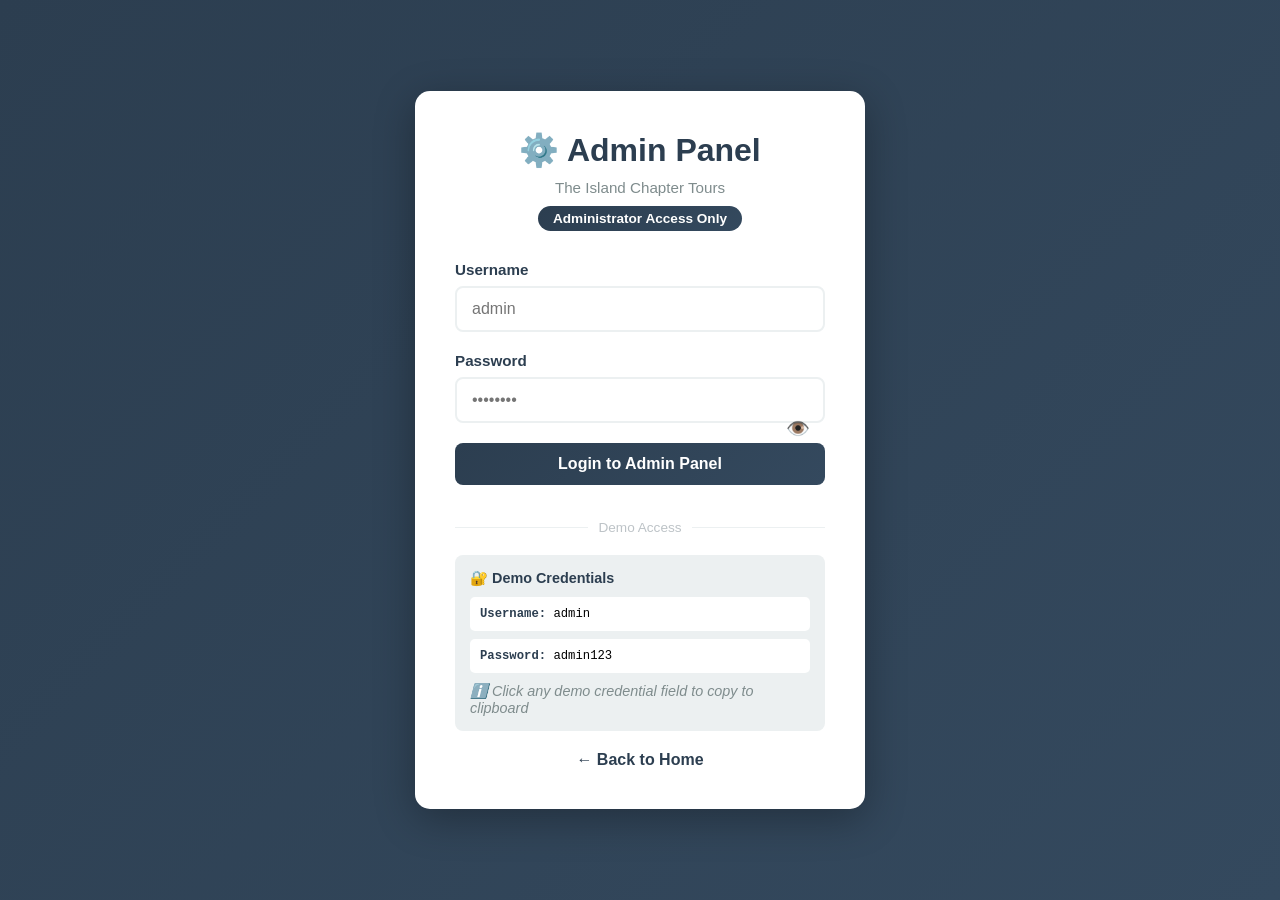
<file: admin-login.html>
<!DOCTYPE html>
<html lang="en">
<head>
    <meta charset="UTF-8">
    <meta name="viewport" content="width=device-width, initial-scale=1.0">
    <title>Admin Login - The Island Chapter Tours</title>
    <style>
        * {
            margin: 0;
            padding: 0;
            box-sizing: border-box;
        }

        body {
            font-family: 'Segoe UI', Tahoma, Geneva, Verdana, sans-serif;
            background: linear-gradient(135deg, #2c3e50 0%, #34495e 100%);
            min-height: 100vh;
            display: flex;
            justify-content: center;
            align-items: center;
            padding: 20px;
        }

        .admin-login-container {
            background: white;
            border-radius: 15px;
            box-shadow: 0 10px 40px rgba(0, 0, 0, 0.3);
            padding: 40px;
            max-width: 450px;
            width: 100%;
        }

        .logo-section {
            text-align: center;
            margin-bottom: 30px;
        }

        .logo-section h1 {
            color: #2c3e50;
            font-size: 2em;
            margin-bottom: 10px;
        }

        .logo-section p {
            color: #7f8c8d;
            font-size: 0.95em;
        }

        .admin-badge {
            display: inline-block;
            background: linear-gradient(135deg, #2c3e50 0%, #34495e 100%);
            color: white;
            padding: 5px 15px;
            border-radius: 20px;
            font-size: 0.85em;
            margin-top: 10px;
            font-weight: 600;
        }

        .form-group {
            margin-bottom: 20px;
        }

        .form-group label {
            display: block;
            color: #2c3e50;
            font-weight: 600;
            margin-bottom: 8px;
            font-size: 0.95em;
        }

        .form-group input {
            width: 100%;
            padding: 12px 15px;
            border: 2px solid #ecf0f1;
            border-radius: 8px;
            font-size: 1em;
            transition: border-color 0.3s ease;
            font-family: 'Segoe UI', Tahoma, Geneva, Verdana, sans-serif;
        }

        .form-group input:focus {
            outline: none;
            border-color: #2c3e50;
            box-shadow: 0 0 0 3px rgba(44, 62, 80, 0.1);
        }

        .password-toggle {
            position: relative;
        }

        .password-toggle .toggle-btn {
            position: absolute;
            right: 15px;
            top: 40px;
            background: none;
            border: none;
            color: #2c3e50;
            cursor: pointer;
            font-size: 1.2em;
        }

        .error-message {
            background-color: #f8d7da;
            color: #721c24;
            padding: 12px 15px;
            border-radius: 8px;
            margin-bottom: 20px;
            display: none;
            border-left: 4px solid #721c24;
            font-size: 0.9em;
        }

        .error-message.show {
            display: block;
        }

        .success-message {
            background-color: #d4edda;
            color: #155724;
            padding: 12px 15px;
            border-radius: 8px;
            margin-bottom: 20px;
            display: none;
            border-left: 4px solid #155724;
            font-size: 0.9em;
        }

        .success-message.show {
            display: block;
        }

        .login-btn {
            width: 100%;
            padding: 12px;
            background: linear-gradient(135deg, #2c3e50 0%, #34495e 100%);
            color: white;
            border: none;
            border-radius: 8px;
            font-size: 1em;
            font-weight: 600;
            cursor: pointer;
            transition: all 0.3s ease;
            margin-bottom: 15px;
        }

        .login-btn:hover {
            transform: translateY(-2px);
            box-shadow: 0 5px 20px rgba(44, 62, 80, 0.4);
        }

        .login-btn:active {
            transform: translateY(0);
        }

        .login-btn:disabled {
            opacity: 0.7;
            cursor: not-allowed;
            transform: none;
        }

        .divider {
            display: flex;
            align-items: center;
            margin: 20px 0;
            color: #bdc3c7;
        }

        .divider::before,
        .divider::after {
            content: '';
            flex: 1;
            height: 1px;
            background: #ecf0f1;
        }

        .divider span {
            padding: 0 10px;
            font-size: 0.85em;
        }

        .demo-section {
            background: #ecf0f1;
            padding: 15px;
            border-radius: 8px;
            font-size: 0.9em;
        }

        .demo-section h4 {
            color: #2c3e50;
            margin-bottom: 10px;
            font-weight: 600;
        }

        .demo-credentials {
            background: white;
            padding: 10px;
            border-radius: 5px;
            margin-bottom: 8px;
            font-family: 'Courier New', monospace;
            font-size: 0.85em;
        }

        .demo-credentials strong {
            color: #2c3e50;
        }

        .demo-note {
            color: #7f8c8d;
            font-style: italic;
            margin-top: 10px;
        }

        .back-link {
            text-align: center;
            margin-top: 20px;
        }

        .back-link a {
            color: #2c3e50;
            text-decoration: none;
            font-weight: 600;
            transition: color 0.3s ease;
        }

        .back-link a:hover {
            color: #34495e;
            text-decoration: underline;
        }

        .loading-spinner {
            display: none;
            width: 20px;
            height: 20px;
            border: 3px solid #f3f3f3;
            border-top: 3px solid #2c3e50;
            border-radius: 50%;
            animation: spin 1s linear infinite;
            margin: 0 auto;
        }

        @keyframes spin {
            0% { transform: rotate(0deg); }
            100% { transform: rotate(360deg); }
        }
    </style>
</head>
<body>
    <div class="admin-login-container">
        <div class="logo-section">
            <h1>⚙️ Admin Panel</h1>
            <p>The Island Chapter Tours</p>
            <div class="admin-badge">Administrator Access Only</div>
        </div>

        <div class="error-message" id="errorMessage"></div>
        <div class="success-message" id="successMessage"></div>

        <form id="adminLoginForm" onsubmit="submitAdminLogin(event)">
            <div class="form-group">
                <label for="adminUsername">Username</label>
                <input 
                    type="text" 
                    id="adminUsername" 
                    name="username" 
                    placeholder="admin" 
                    required
                    autocomplete="username"
                >
            </div>

            <div class="form-group">
                <label for="adminPassword">Password</label>
                <div class="password-toggle">
                    <input 
                        type="password" 
                        id="adminPassword" 
                        name="password" 
                        placeholder="••••••••" 
                        required
                        autocomplete="current-password"
                    >
                    <button type="button" class="toggle-btn" onclick="toggleAdminPassword()">👁️</button>
                </div>
            </div>

            <button type="submit" class="login-btn" id="loginBtn">
                <span id="btnText">Login to Admin Panel</span>
                <div class="loading-spinner" id="loginSpinner"></div>
            </button>
        </form>

        <div class="divider">
            <span>Demo Access</span>
        </div>

        <div class="demo-section">
            <h4>🔐 Demo Credentials</h4>
            <div class="demo-credentials">
                <strong>Username:</strong> admin
            </div>
            <div class="demo-credentials">
                <strong>Password:</strong> admin123
            </div>
            <p class="demo-note">
                ℹ️ Click any demo credential field to copy to clipboard
            </p>
        </div>

        <div class="back-link">
            <a href="Index.html">← Back to Home</a>
        </div>
    </div>

    <script>
        // Default admin credentials
        const DEFAULT_ADMIN = {
            username: 'admin',
            password: 'admin123'
        };

        // Toggle password visibility
        function toggleAdminPassword() {
            const field = document.getElementById('adminPassword');
            field.type = field.type === 'password' ? 'text' : 'password';
        }

        // Show error message
        function showAdminError(message) {
            const errorDiv = document.getElementById('errorMessage');
            errorDiv.textContent = message;
            errorDiv.classList.add('show');
            setTimeout(() => {
                errorDiv.classList.remove('show');
            }, 5000);
        }

        // Show success message
        function showAdminSuccess(message) {
            const successDiv = document.getElementById('successMessage');
            successDiv.textContent = message;
            successDiv.classList.add('show');
        }

        // Submit admin login
        function submitAdminLogin(event) {
            event.preventDefault();

            const username = document.getElementById('adminUsername').value.trim();
            const password = document.getElementById('adminPassword').value;

            // Validation
            if (!username || !password) {
                showAdminError('Please fill in all fields');
                return;
            }

            // Show loading
            document.getElementById('loginSpinner').style.display = 'block';
            document.getElementById('btnText').textContent = 'Logging in...';
            document.getElementById('loginBtn').disabled = true;

            // Simulate API call delay
            setTimeout(() => {
                // Check credentials
                if (username === DEFAULT_ADMIN.username && password === DEFAULT_ADMIN.password) {
                    // Login successful
                    showAdminSuccess('Login successful! Redirecting...');

                    // Save admin session
                    const adminData = {
                        username: username,
                        loginTime: new Date().toISOString()
                    };

                    sessionStorage.setItem('adminUser', JSON.stringify(adminData));

                    // Redirect to admin panel
                    setTimeout(() => {
                        window.location.href = 'admin.html';
                    }, 1500);
                } else {
                    showAdminError('Invalid username or password');
                    document.getElementById('loginSpinner').style.display = 'none';
                    document.getElementById('btnText').textContent = 'Login to Admin Panel';
                    document.getElementById('loginBtn').disabled = false;
                }
            }, 1500);
        }

        // Copy demo credentials to clipboard
        document.querySelectorAll('.demo-credentials').forEach(element => {
            element.addEventListener('click', function() {
                const text = this.textContent.replace('Username:', '').replace('Password:', '').trim();
                navigator.clipboard.writeText(text).then(() => {
                    const originalText = this.textContent;
                    this.textContent = '✓ Copied!';
                    setTimeout(() => {
                        this.textContent = originalText;
                    }, 2000);
                });
            });
        });

        // Check if already logged in as admin
        window.addEventListener('load', () => {
            const adminUser = sessionStorage.getItem('adminUser');
            if (adminUser) {
                window.location.href = 'admin.html';
            }
        });
    </script>
</body>
</html>
</file>
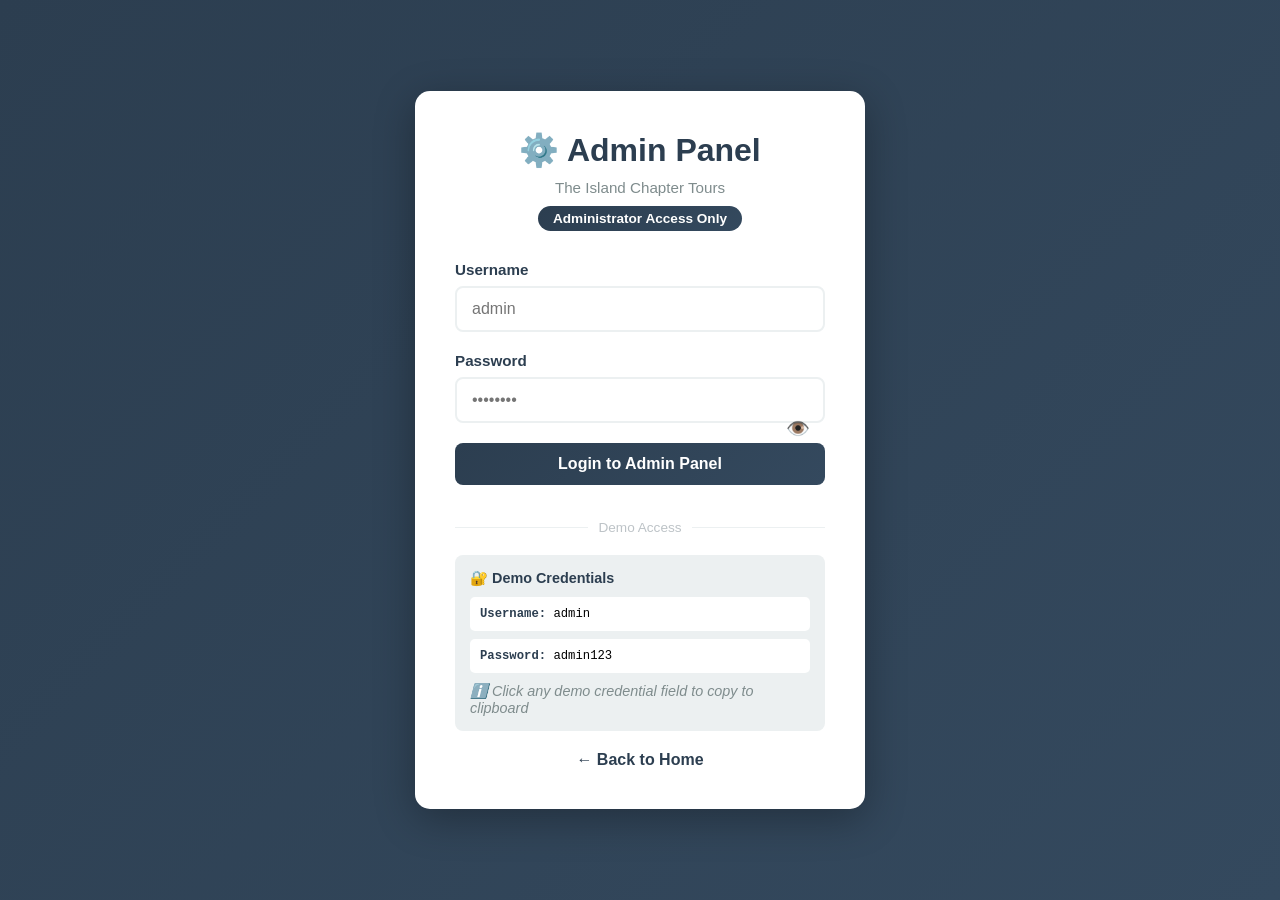
<file: admin.html>
<!DOCTYPE html>
<html lang="en">
<head>
    <meta charset="UTF-8">
    <meta name="viewport" content="width=device-width, initial-scale=1.0">
    <title>Admin Panel - The Island Chapter Tours</title>
    <style>
        * {
            margin: 0;
            padding: 0;
            box-sizing: border-box;
        }

        body {
            font-family: 'Segoe UI', Tahoma, Geneva, Verdana, sans-serif;
            background: #f5f5f5;
            color: #333;
        }

        .admin-navbar {
            background: linear-gradient(135deg, #2c3e50 0%, #34495e 100%);
            color: white;
            padding: 20px 40px;
            display: flex;
            justify-content: space-between;
            align-items: center;
            box-shadow: 0 2px 10px rgba(0, 0, 0, 0.2);
            position: sticky;
            top: 0;
            z-index: 100;
        }

        .admin-brand {
            font-size: 1.5em;
            font-weight: 700;
            display: flex;
            align-items: center;
            gap: 10px;
        }

        .admin-menu {
            display: flex;
            gap: 30px;
            align-items: center;
        }

        .admin-menu a {
            color: white;
            text-decoration: none;
            cursor: pointer;
            transition: opacity 0.3s ease;
            font-weight: 500;
        }

        .admin-menu a:hover {
            opacity: 0.8;
        }

        .admin-logout {
            background: rgba(255, 255, 255, 0.2);
            color: white;
            border: 1px solid white;
            padding: 8px 16px;
            border-radius: 5px;
            cursor: pointer;
            transition: all 0.3s ease;
        }

        .admin-logout:hover {
            background: white;
            color: #2c3e50;
        }

        .admin-container {
            max-width: 1400px;
            margin: 0 auto;
            padding: 40px 20px;
        }

        .section-title {
            font-size: 2em;
            font-weight: 700;
            margin-bottom: 30px;
            color: #2c3e50;
        }

        .dashboard-stats {
            display: grid;
            grid-template-columns: repeat(auto-fit, minmax(250px, 1fr));
            gap: 20px;
            margin-bottom: 40px;
        }

        .stat-card {
            background: white;
            padding: 25px;
            border-radius: 10px;
            box-shadow: 0 2px 10px rgba(0, 0, 0, 0.1);
            text-align: center;
        }

        .stat-icon {
            font-size: 2.5em;
            margin-bottom: 10px;
        }

        .stat-number {
            font-size: 2em;
            font-weight: bold;
            color: #2c3e50;
            margin-bottom: 5px;
        }

        .stat-label {
            color: #7f8c8d;
            font-size: 0.9em;
        }

        .card {
            background: white;
            border-radius: 10px;
            box-shadow: 0 2px 10px rgba(0, 0, 0, 0.1);
            padding: 30px;
            margin-bottom: 30px;
        }

        .section {
            display: none;
        }

        .section.active {
            display: block;
        }

        .btn {
            display: inline-block;
            padding: 10px 20px;
            background: linear-gradient(135deg, #2c3e50 0%, #34495e 100%);
            color: white;
            text-decoration: none;
            border-radius: 5px;
            border: none;
            cursor: pointer;
            transition: all 0.3s ease;
            font-weight: 600;
        }

        .btn:hover {
            transform: translateY(-2px);
            box-shadow: 0 5px 15px rgba(44, 62, 80, 0.3);
        }

        .btn-add {
            background: linear-gradient(135deg, #27ae60 0%, #229954 100%);
            margin-bottom: 20px;
        }

        .btn-edit {
            background: #3498db;
            padding: 6px 12px;
            font-size: 0.85em;
        }

        .btn-delete {
            background: #e74c3c;
            padding: 6px 12px;
            font-size: 0.85em;
        }

        .btn-secondary {
            background: #95a5a6;
        }

        .form-group {
            margin-bottom: 20px;
        }

        .form-group label {
            display: block;
            margin-bottom: 8px;
            font-weight: 600;
            color: #2c3e50;
        }

        .form-group input,
        .form-group textarea,
        .form-group select {
            width: 100%;
            padding: 10px 12px;
            border: 2px solid #ecf0f1;
            border-radius: 5px;
            font-size: 0.95em;
            font-family: 'Segoe UI', Tahoma, Geneva, Verdana, sans-serif;
        }

        .form-group input:focus,
        .form-group textarea:focus,
        .form-group select:focus {
            outline: none;
            border-color: #2c3e50;
            box-shadow: 0 0 0 3px rgba(44, 62, 80, 0.1);
        }

        .form-group textarea {
            resize: vertical;
            min-height: 100px;
        }

        .form-actions {
            display: flex;
            gap: 10px;
            margin-top: 25px;
        }

        .form-actions button {
            flex: 1;
            padding: 12px;
            border: none;
            border-radius: 5px;
            cursor: pointer;
            font-weight: 600;
            font-size: 0.95em;
        }

        .table {
            width: 100%;
            border-collapse: collapse;
            margin-top: 20px;
        }

        .table thead {
            background: #34495e;
            color: white;
        }

        .table th {
            padding: 15px;
            text-align: left;
            font-weight: 600;
        }

        .table td {
            padding: 15px;
            border-bottom: 1px solid #ecf0f1;
        }

        .table tbody tr:hover {
            background: #f9f9f9;
        }

        .modal {
            display: none;
            position: fixed;
            top: 0;
            left: 0;
            right: 0;
            bottom: 0;
            background: rgba(0, 0, 0, 0.5);
            z-index: 1000;
            align-items: center;
            justify-content: center;
        }

        .modal.show {
            display: flex;
        }

        .modal-content {
            background: white;
            border-radius: 10px;
            max-width: 600px;
            width: 90%;
            max-height: 80vh;
            overflow-y: auto;
            box-shadow: 0 10px 40px rgba(0, 0, 0, 0.3);
        }

        .modal-header {
            background: linear-gradient(135deg, #2c3e50 0%, #34495e 100%);
            color: white;
            padding: 20px;
            display: flex;
            justify-content: space-between;
            align-items: center;
        }

        .modal-body {
            padding: 30px;
        }

        .close-btn {
            background: none;
            border: none;
            color: white;
            font-size: 1.5em;
            cursor: pointer;
        }

        .status-badge {
            display: inline-block;
            padding: 5px 12px;
            border-radius: 20px;
            font-size: 0.85em;
            font-weight: 600;
        }

        .status-active {
            background: #d4edda;
            color: #155724;
        }

        .status-inactive {
            background: #f8d7da;
            color: #721c24;
        }

        .success-message {
            background-color: #d4edda;
            color: #155724;
            padding: 12px 15px;
            border-radius: 8px;
            margin-bottom: 20px;
            display: none;
            border-left: 4px solid #155724;
        }

        .success-message.show {
            display: block;
        }

        .error-message {
            background-color: #f8d7da;
            color: #721c24;
            padding: 12px 15px;
            border-radius: 8px;
            margin-bottom: 20px;
            display: none;
            border-left: 4px solid #721c24;
        }

        .error-message.show {
            display: block;
        }

        .grid-2 {
            display: grid;
            grid-template-columns: 1fr 1fr;
            gap: 20px;
        }

        .empty-state {
            text-align: center;
            padding: 40px 20px;
            color: #7f8c8d;
        }

        .empty-state-icon {
            font-size: 3em;
            margin-bottom: 15px;
        }

        @media (max-width: 768px) {
            .admin-navbar {
                flex-direction: column;
                gap: 15px;
            }

            .admin-menu {
                flex-wrap: wrap;
                gap: 15px;
            }

            .dashboard-stats {
                grid-template-columns: 1fr;
            }

            .grid-2 {
                grid-template-columns: 1fr;
            }

            .table {
                font-size: 0.85em;
            }

            .table th,
            .table td {
                padding: 10px 5px;
            }
        }
    </style>
</head>
<body>
    <!-- Admin Navbar -->
    <nav class="admin-navbar">
        <div class="admin-brand">
            ⚙️ Admin Panel - Island Chapter Tours
        </div>
        <div class="admin-menu">
            <a onclick="showSection('dashboard')">Dashboard</a>
            <a onclick="showSection('tours')">Manage Tours</a>
            <a onclick="showSection('bookings')">All Bookings</a>
            <a onclick="showSection('users')">Users</a>
            <button class="admin-logout" onclick="adminLogout()">Logout</button>
        </div>
    </nav>

    <div class="admin-container">
        <!-- Success/Error Messages -->
        <div class="success-message" id="successMessage"></div>
        <div class="error-message" id="errorMessage"></div>

        <!-- Dashboard Section -->
        <div id="dashboardSection" class="section active">
            <h1 class="section-title">📊 Admin Dashboard</h1>

            <div class="dashboard-stats">
                <div class="stat-card">
                    <div class="stat-icon">🎫</div>
                    <div class="stat-number" id="totalBookings">0</div>
                    <div class="stat-label">Total Bookings</div>
                </div>
                <div class="stat-card">
                    <div class="stat-icon">👥</div>
                    <div class="stat-number" id="totalUsers">0</div>
                    <div class="stat-label">Registered Users</div>
                </div>
                <div class="stat-card">
                    <div class="stat-icon">🗺️</div>
                    <div class="stat-number" id="totalTours">0</div>
                    <div class="stat-label">Available Tours</div>
                </div>
                <div class="stat-card">
                    <div class="stat-icon">💰</div>
                    <div class="stat-number" id="totalRevenue">$0</div>
                    <div class="stat-label">Total Revenue</div>
                </div>
            </div>

            <div class="card">
                <h2>Recent Bookings</h2>
                <div id="recentBookingsTable"></div>
            </div>
        </div>

        <!-- Tours Management Section -->
        <div id="toursSection" class="section">
            <h1 class="section-title">🗺️ Manage Tours</h1>

            <button class="btn btn-add" onclick="openAddTourModal()">+ Add New Tour</button>

            <div class="card">
                <div id="toursTable"></div>
            </div>
        </div>

        <!-- Bookings Section -->
        <div id="bookingsSection" class="section">
            <h1 class="section-title">🎫 All Bookings</h1>

            <div class="card">
                <div id="allBookingsTable"></div>
            </div>
        </div>

        <!-- Users Section -->
        <div id="usersSection" class="section">
            <h1 class="section-title">👥 Registered Users</h1>

            <div class="card">
                <div id="usersTable"></div>
            </div>
        </div>
    </div>

    <!-- Add/Edit Tour Modal -->
    <div id="tourModal" class="modal">
        <div class="modal-content">
            <div class="modal-header">
                <h2 id="tourModalTitle">Add New Tour</h2>
                <button class="close-btn" onclick="closeTourModal()">&times;</button>
            </div>
            <div class="modal-body">
                <form id="tourForm" onsubmit="submitTourForm(event)">
                    <div class="grid-2">
                        <div class="form-group">
                            <label>Tour Name *</label>
                            <input type="text" id="tourName" required>
                        </div>
                        <div class="form-group">
                            <label>Price ($) *</label>
                            <input type="number" id="tourPrice" min="1" step="0.01" required>
                        </div>
                    </div>

                    <div class="grid-2">
                        <div class="form-group">
                            <label>Icon/Emoji</label>
                            <input type="text" id="tourIcon" placeholder="e.g., 🏖️" maxlength="5">
                        </div>
                        <div class="form-group">
                            <label>Duration</label>
                            <input type="text" id="tourDuration" placeholder="e.g., 4 hours">
                        </div>
                    </div>

                    <div class="grid-2">
                        <div class="form-group">
                            <label>Group Size</label>
                            <input type="text" id="tourGroupSize" placeholder="e.g., 2-8 people">
                        </div>
                        <div class="form-group">
                            <label>Rating</label>
                            <input type="text" id="tourRating" placeholder="e.g., ★★★★★ (248 reviews)">
                        </div>
                    </div>

                    <div class="form-group">
                        <label>Description *</label>
                        <textarea id="tourDescription" required></textarea>
                    </div>

                    <div class="form-group">
                        <label>What's Included (comma separated)</label>
                        <textarea id="tourIncludes" placeholder="Professional guide, Bottled water, Lunch, Hotel pickup"></textarea>
                    </div>

                    <div class="form-actions">
                        <button type="submit" class="btn">Save Tour</button>
                        <button type="button" class="btn btn-secondary" onclick="closeTourModal()">Cancel</button>
                    </div>
                </form>
            </div>
        </div>
    </div>

    <script>
        let currentAdmin = null;
        let editingTourId = null;

        // Check Admin Login
        function checkAdminLogin() {
            const admin = sessionStorage.getItem('adminUser');
            if (!admin) {
                window.location.href = 'admin-login.html';
                return;
            }
            currentAdmin = JSON.parse(admin);
            initializeAdmin();
        }

        // Initialize Admin Dashboard
        function initializeAdmin() {
            loadDashboardStats();
            loadToursTable();
            loadBookingsTable();
            loadUsersTable();
        }

        // Show Message
        function showSuccess(message) {
            const msgDiv = document.getElementById('successMessage');
            msgDiv.textContent = message;
            msgDiv.classList.add('show');
            setTimeout(() => msgDiv.classList.remove('show'), 5000);
        }

        function showError(message) {
            const msgDiv = document.getElementById('errorMessage');
            msgDiv.textContent = message;
            msgDiv.classList.add('show');
            setTimeout(() => msgDiv.classList.remove('show'), 5000);
        }

        // Load Dashboard Stats
        function loadDashboardStats() {
            // Get all bookings
            const bookings = JSON.parse(localStorage.getItem('bookings') || '{}');
            let totalBookings = 0;
            let totalRevenue = 0;

            Object.values(bookings).forEach(userBookings => {
                if (Array.isArray(userBookings)) {
                    totalBookings += userBookings.length;
                    userBookings.forEach(booking => {
                        if (booking.status === 'confirmed') {
                            totalRevenue += booking.total || 0;
                        }
                    });
                }
            });

            // Get users
            const users = Object.keys(JSON.parse(localStorage.getItem('userDatabase') || '{}'));

            // Get tours
            const tours = JSON.parse(localStorage.getItem('tours') || '[]');

            document.getElementById('totalBookings').textContent = totalBookings;
            document.getElementById('totalUsers').textContent = users.length;
            document.getElementById('totalTours').textContent = tours.length;
            document.getElementById('totalRevenue').textContent = `$${totalRevenue.toFixed(2)}`;

            loadRecentBookings();
        }

        // Load Recent Bookings
        function loadRecentBookings() {
            const bookings = JSON.parse(localStorage.getItem('bookings') || '{}');
            let allBookings = [];

            Object.entries(bookings).forEach(([email, userBookings]) => {
                if (Array.isArray(userBookings)) {
                    userBookings.forEach(booking => {
                        allBookings.push({ ...booking, userEmail: email });
                    });
                }
            });

            allBookings.sort((a, b) => new Date(b.bookedAt) - new Date(a.bookedAt));
            const recent = allBookings.slice(0, 5);

            const tableHtml = `
                <table class="table">
                    <thead>
                        <tr>
                            <th>Tour</th>
                            <th>User</th>
                            <th>Date</th>
                            <th>Guests</th>
                            <th>Amount</th>
                            <th>Status</th>
                        </tr>
                    </thead>
                    <tbody>
                        ${recent.length === 0 ? '<tr><td colspan="6" style="text-align: center; padding: 30px;">No bookings yet</td></tr>' : 
                        recent.map(booking => `
                            <tr>
                                <td><strong>${booking.tourName}</strong></td>
                                <td>${booking.userEmail}</td>
                                <td>${new Date(booking.date).toLocaleDateString()}</td>
                                <td>${booking.guests}</td>
                                <td>$${booking.total}</td>
                                <td><span class="status-badge status-${booking.status}">${booking.status.toUpperCase()}</span></td>
                            </tr>
                        `).join('')}
                    </tbody>
                </table>
            `;
            document.getElementById('recentBookingsTable').innerHTML = tableHtml;
        }

        // Load Tours Table
        function loadToursTable() {
            const tours = JSON.parse(localStorage.getItem('tours') || '[]');

            const tableHtml = `
                <table class="table">
                    <thead>
                        <tr>
                            <th>Name</th>
                            <th>Price</th>
                            <th>Duration</th>
                            <th>Rating</th>
                            <th>Actions</th>
                        </tr>
                    </thead>
                    <tbody>
                        ${tours.length === 0 ? '<tr><td colspan="5" style="text-align: center; padding: 30px;">No tours added yet</td></tr>' : 
                        tours.map(tour => `
                            <tr>
                                <td><strong>${tour.icon || ''} ${tour.name}</strong></td>
                                <td>$${tour.price}</td>
                                <td>${tour.duration || '-'}</td>
                                <td>${tour.rating || '-'}</td>
                                <td>
                                    <button class="btn btn-edit" onclick="editTour(${tour.id})">Edit</button>
                                    <button class="btn btn-delete" onclick="deleteTour(${tour.id})">Delete</button>
                                </td>
                            </tr>
                        `).join('')}
                    </tbody>
                </table>
            `;
            document.getElementById('toursTable').innerHTML = tableHtml;
        }

        // Load Bookings Table
        function loadBookingsTable() {
            const bookings = JSON.parse(localStorage.getItem('bookings') || '{}');
            let allBookings = [];

            Object.entries(bookings).forEach(([email, userBookings]) => {
                if (Array.isArray(userBookings)) {
                    userBookings.forEach(booking => {
                        allBookings.push({ ...booking, userEmail: email });
                    });
                }
            });

            allBookings.sort((a, b) => new Date(b.bookedAt) - new Date(a.bookedAt));

            const tableHtml = `
                <table class="table">
                    <thead>
                        <tr>
                            <th>Booking ID</th>
                            <th>Tour</th>
                            <th>User Email</th>
                            <th>Guest Name</th>
                            <th>Date</th>
                            <th>Guests</th>
                            <th>Amount</th>
                            <th>Status</th>
                        </tr>
                    </thead>
                    <tbody>
                        ${allBookings.length === 0 ? '<tr><td colspan="8" style="text-align: center; padding: 30px;">No bookings yet</td></tr>' : 
                        allBookings.map(booking => `
                            <tr>
                                <td>#${booking.id}</td>
                                <td>${booking.tourName}</td>
                                <td>${booking.userEmail}</td>
                                <td>${booking.name}</td>
                                <td>${new Date(booking.date).toLocaleDateString()}</td>
                                <td>${booking.guests}</td>
                                <td>$${booking.total}</td>
                                <td><span class="status-badge status-${booking.status}">${booking.status.toUpperCase()}</span></td>
                            </tr>
                        `).join('')}
                    </tbody>
                </table>
            `;
            document.getElementById('allBookingsTable').innerHTML = tableHtml;
        }

        // Load Users Table
        function loadUsersTable() {
            const userDatabase = JSON.parse(localStorage.getItem('userDatabase') || '{}');
            const users = Object.values(userDatabase);

            const tableHtml = `
                <table class="table">
                    <thead>
                        <tr>
                            <th>Email</th>
                            <th>Name</th>
                            <th>Joined Date</th>
                            <th>Status</th>
                        </tr>
                    </thead>
                    <tbody>
                        ${users.length === 0 ? '<tr><td colspan="4" style="text-align: center; padding: 30px;">No users registered yet</td></tr>' : 
                        users.map(user => `
                            <tr>
                                <td>${user.email}</td>
                                <td>${user.name}</td>
                                <td>${new Date(user.createdAt).toLocaleDateString()}</td>
                                <td><span class="status-badge status-active">Active</span></td>
                            </tr>
                        `).join('')}
                    </tbody>
                </table>
            `;
            document.getElementById('usersTable').innerHTML = tableHtml;
        }

        // Open Add Tour Modal
        function openAddTourModal() {
            editingTourId = null;
            document.getElementById('tourModalTitle').textContent = 'Add New Tour';
            document.getElementById('tourForm').reset();
            document.getElementById('tourModal').classList.add('show');
        }

        // Open Edit Tour Modal
        function editTour(tourId) {
            const tours = JSON.parse(localStorage.getItem('tours') || '[]');
            const tour = tours.find(t => t.id === tourId);

            if (!tour) {
                showError('Tour not found');
                return;
            }

            editingTourId = tourId;
            document.getElementById('tourModalTitle').textContent = 'Edit Tour';
            document.getElementById('tourName').value = tour.name;
            document.getElementById('tourPrice').value = tour.price;
            document.getElementById('tourIcon').value = tour.icon || '';
            document.getElementById('tourDuration').value = tour.duration || '';
            document.getElementById('tourGroupSize').value = tour.groupSize || '';
            document.getElementById('tourRating').value = tour.rating || '';
            document.getElementById('tourDescription').value = tour.description;
            document.getElementById('tourIncludes').value = (tour.includes || []).join(', ');

            document.getElementById('tourModal').classList.add('show');
        }

        // Close Tour Modal
        function closeTourModal() {
            document.getElementById('tourModal').classList.remove('show');
            document.getElementById('tourForm').reset();
            editingTourId = null;
        }

        // Submit Tour Form
        function submitTourForm(event) {
            event.preventDefault();

            const tours = JSON.parse(localStorage.getItem('tours') || '[]');

            const tourData = {
                name: document.getElementById('tourName').value,
                price: parseFloat(document.getElementById('tourPrice').value),
                icon: document.getElementById('tourIcon').value,
                duration: document.getElementById('tourDuration').value,
                groupSize: document.getElementById('tourGroupSize').value,
                rating: document.getElementById('tourRating').value,
                description: document.getElementById('tourDescription').value,
                includes: document.getElementById('tourIncludes').value
                    .split(',')
                    .map(item => item.trim())
                    .filter(item => item)
            };

            if (editingTourId) {
                // Edit existing tour
                const index = tours.findIndex(t => t.id === editingTourId);
                if (index !== -1) {
                    tours[index] = { ...tours[index], ...tourData };
                    showSuccess('Tour updated successfully!');
                }
            } else {
                // Add new tour
                const newTour = {
                    id: Date.now(),
                    ...tourData
                };
                tours.push(newTour);
                showSuccess('Tour added successfully!');
            }

            localStorage.setItem('tours', JSON.stringify(tours));
            closeTourModal();
            loadToursTable();
            loadDashboardStats();
        }

        // Delete Tour
        function deleteTour(tourId) {
            if (confirm('Are you sure you want to delete this tour?')) {
                let tours = JSON.parse(localStorage.getItem('tours') || '[]');
                tours = tours.filter(t => t.id !== tourId);
                localStorage.setItem('tours', JSON.stringify(tours));
                showSuccess('Tour deleted successfully!');
                loadToursTable();
                loadDashboardStats();
            }
        }

        // Show Section
        function showSection(section) {
            // Hide all sections
            document.querySelectorAll('.section').forEach(sec => sec.classList.remove('active'));

            // Show selected section
            if (section === 'dashboard') {
                document.getElementById('dashboardSection').classList.add('active');
                loadDashboardStats();
            } else if (section === 'tours') {
                document.getElementById('toursSection').classList.add('active');
                loadToursTable();
            } else if (section === 'bookings') {
                document.getElementById('bookingsSection').classList.add('active');
                loadBookingsTable();
            } else if (section === 'users') {
                document.getElementById('usersSection').classList.add('active');
                loadUsersTable();
            }

            window.scrollTo(0, 0);
        }

        // Admin Logout
        function adminLogout() {
            if (confirm('Are you sure you want to logout?')) {
                sessionStorage.removeItem('adminUser');
                window.location.href = 'admin-login.html';
            }
        }

        // Initialize on page load
        window.addEventListener('load', checkAdminLogin);
    </script>
</body>
</html>
</file>
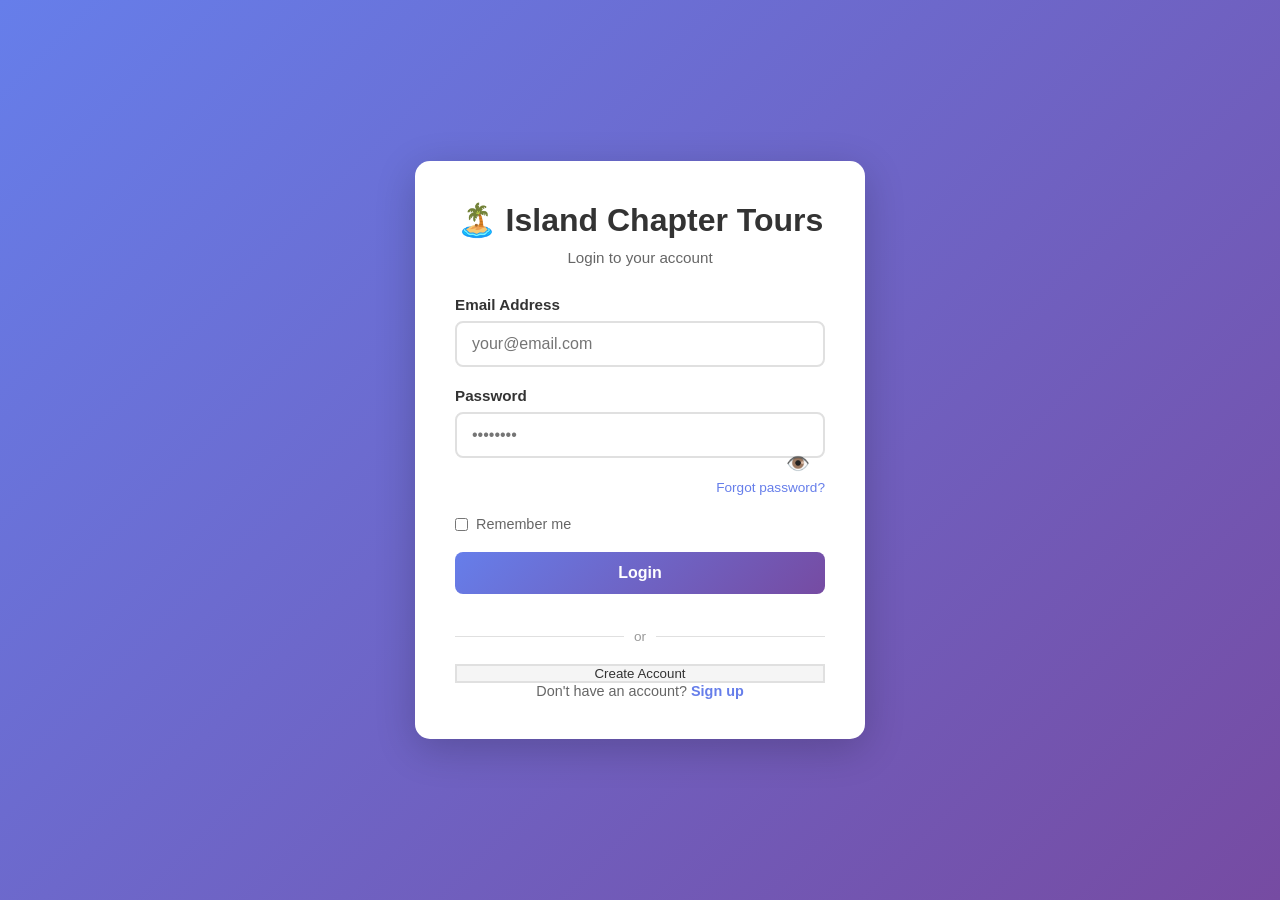
<file: dashboard.html>
<!DOCTYPE html>
<html lang="en">
<head>
    <meta charset="UTF-8">
    <meta name="viewport" content="width=device-width, initial-scale=1.0">
    <title>Dashboard - The Island Chapter Tours</title>
    <style>
        * {
            margin: 0;
            padding: 0;
            box-sizing: border-box;
        }

        body {
            font-family: 'Segoe UI', Tahoma, Geneva, Verdana, sans-serif;
            background: #f5f5f5;
            color: #333;
        }

        .navbar {
            background: linear-gradient(135deg, #667eea 0%, #764ba2 100%);
            color: white;
            padding: 20px 40px;
            display: flex;
            justify-content: space-between;
            align-items: center;
            box-shadow: 0 2px 10px rgba(0, 0, 0, 0.1);
            position: sticky;
            top: 0;
            z-index: 100;
        }

        .navbar-brand {
            font-size: 1.5em;
            font-weight: 700;
            display: flex;
            align-items: center;
            gap: 10px;
        }

        .navbar-menu {
            display: flex;
            gap: 30px;
            align-items: center;
        }

        .navbar-menu a {
            color: white;
            text-decoration: none;
            transition: opacity 0.3s ease;
            cursor: pointer;
        }

        .navbar-menu a:hover {
            opacity: 0.8;
        }

        .user-menu {
            display: flex;
            align-items: center;
            gap: 15px;
        }

        .user-avatar {
            width: 40px;
            height: 40px;
            background: rgba(255, 255, 255, 0.2);
            border-radius: 50%;
            display: flex;
            align-items: center;
            justify-content: center;
            font-weight: bold;
            cursor: pointer;
        }

        .logout-btn {
            background: rgba(255, 255, 255, 0.2);
            color: white;
            border: 1px solid white;
            padding: 8px 16px;
            border-radius: 5px;
            cursor: pointer;
            transition: all 0.3s ease;
        }

        .logout-btn:hover {
            background: white;
            color: #667eea;
        }

        .container {
            max-width: 1200px;
            margin: 0 auto;
            padding: 40px 20px;
        }

        .welcome-section {
            background: white;
            padding: 30px;
            border-radius: 10px;
            margin-bottom: 30px;
            box-shadow: 0 2px 10px rgba(0, 0, 0, 0.1);
        }

        .welcome-section h1 {
            color: #333;
            margin-bottom: 10px;
        }

        .welcome-section p {
            color: #666;
            font-size: 0.95em;
        }

        .dashboard-grid {
            display: grid;
            grid-template-columns: repeat(auto-fit, minmax(300px, 1fr));
            gap: 20px;
            margin-bottom: 30px;
        }

        .card {
            background: white;
            border-radius: 10px;
            box-shadow: 0 2px 10px rgba(0, 0, 0, 0.1);
            overflow: hidden;
            transition: transform 0.3s ease, box-shadow 0.3s ease;
            cursor: pointer;
        }

        .card:hover {
            transform: translateY(-5px);
            box-shadow: 0 5px 20px rgba(0, 0, 0, 0.15);
        }

        .card-header {
            background: linear-gradient(135deg, #667eea 0%, #764ba2 100%);
            color: white;
            padding: 20px;
            font-size: 1.5em;
        }

        .card-body {
            padding: 20px;
        }

        .card-title {
            font-size: 1.3em;
            font-weight: 600;
            color: #333;
            margin-bottom: 10px;
        }

        .card-description {
            color: #666;
            font-size: 0.9em;
            line-height: 1.6;
            margin-bottom: 15px;
        }

        .card-stats {
            display: flex;
            gap: 20px;
            margin-bottom: 15px;
        }

        .stat {
            text-align: center;
        }

        .stat-number {
            font-size: 1.8em;
            font-weight: bold;
            color: #667eea;
        }

        .stat-label {
            color: #999;
            font-size: 0.85em;
        }

        .btn {
            display: inline-block;
            padding: 10px 20px;
            background: linear-gradient(135deg, #667eea 0%, #764ba2 100%);
            color: white;
            text-decoration: none;
            border-radius: 5px;
            border: none;
            cursor: pointer;
            transition: all 0.3s ease;
            font-weight: 600;
        }

        .btn:hover {
            transform: translateY(-2px);
            box-shadow: 0 5px 15px rgba(102, 126, 234, 0.3);
        }

        .btn-secondary {
            background: #f5f5f5;
            color: #333;
            border: 2px solid #e0e0e0;
        }

        .btn-secondary:hover {
            background: #e8e8e8;
        }

        .section-title {
            font-size: 1.8em;
            font-weight: 700;
            color: #333;
            margin-bottom: 25px;
            margin-top: 30px;
        }

        .tours-grid {
            display: grid;
            grid-template-columns: repeat(auto-fill, minmax(250px, 1fr));
            gap: 20px;
        }

        .tour-card {
            background: white;
            border-radius: 10px;
            overflow: hidden;
            box-shadow: 0 2px 10px rgba(0, 0, 0, 0.1);
            transition: all 0.3s ease;
        }

        .tour-card:hover {
            transform: translateY(-5px);
            box-shadow: 0 5px 20px rgba(0, 0, 0, 0.15);
        }

        .tour-image {
            width: 100%;
            height: 200px;
            background: linear-gradient(135deg, #667eea 0%, #764ba2 100%);
            display: flex;
            align-items: center;
            justify-content: center;
            font-size: 3em;
            color: white;
        }

        .tour-info {
            padding: 15px;
        }

        .tour-name {
            font-size: 1.2em;
            font-weight: 600;
            color: #333;
            margin-bottom: 8px;
        }

        .tour-price {
            color: #667eea;
            font-size: 1.1em;
            font-weight: bold;
            margin-bottom: 10px;
        }

        .tour-description {
            color: #666;
            font-size: 0.85em;
            line-height: 1.5;
            margin-bottom: 12px;
        }

        .tour-rating {
            color: #ffc107;
            font-size: 0.9em;
            margin-bottom: 12px;
        }

        .tour-actions {
            display: flex;
            gap: 8px;
        }

        .tour-actions button {
            flex: 1;
            padding: 8px;
            border: none;
            border-radius: 5px;
            cursor: pointer;
            transition: all 0.3s ease;
            font-weight: 600;
        }

        .view-btn {
            background: #667eea;
            color: white;
        }

        .view-btn:hover {
            background: #5568d3;
        }

        .book-btn {
            background: #2e7d32;
            color: white;
        }

        .book-btn:hover {
            background: #276c2d;
        }

        .bookings-table {
            background: white;
            border-radius: 10px;
            overflow: hidden;
            box-shadow: 0 2px 10px rgba(0, 0, 0, 0.1);
            margin-top: 20px;
        }

        .table {
            width: 100%;
            border-collapse: collapse;
        }

        .table thead {
            background: #f5f5f5;
        }

        .table th {
            padding: 15px;
            text-align: left;
            font-weight: 600;
            color: #333;
            border-bottom: 2px solid #e0e0e0;
        }

        .table td {
            padding: 15px;
            border-bottom: 1px solid #e0e0e0;
        }

        .table tbody tr:hover {
            background: #f9f9f9;
        }

        .status-badge {
            display: inline-block;
            padding: 5px 12px;
            border-radius: 20px;
            font-size: 0.85em;
            font-weight: 600;
        }

        .status-confirmed {
            background: #e8f5e9;
            color: #2e7d32;
        }

        .status-pending {
            background: #fff3e0;
            color: #e65100;
        }

        .status-cancelled {
            background: #ffebee;
            color: #c62828;
        }

        .empty-state {
            text-align: center;
            padding: 40px 20px;
            color: #999;
        }

        .empty-state-icon {
            font-size: 3em;
            margin-bottom: 15px;
        }

        .modal {
            display: none;
            position: fixed;
            top: 0;
            left: 0;
            right: 0;
            bottom: 0;
            background: rgba(0, 0, 0, 0.5);
            z-index: 1000;
            align-items: center;
            justify-content: center;
        }

        .modal.show {
            display: flex;
        }

        .modal-content {
            background: white;
            border-radius: 10px;
            max-width: 600px;
            width: 90%;
            max-height: 80vh;
            overflow-y: auto;
            box-shadow: 0 10px 40px rgba(0, 0, 0, 0.3);
        }

        .modal-header {
            background: linear-gradient(135deg, #667eea 0%, #764ba2 100%);
            color: white;
            padding: 20px;
            display: flex;
            justify-content: space-between;
            align-items: center;
        }

        .modal-body {
            padding: 30px;
        }

        .close-btn {
            background: none;
            border: none;
            color: white;
            font-size: 1.5em;
            cursor: pointer;
        }

        .form-group {
            margin-bottom: 20px;
        }

        .form-group label {
            display: block;
            margin-bottom: 8px;
            font-weight: 600;
            color: #333;
        }

        .form-group input,
        .form-group select {
            width: 100%;
            padding: 10px 12px;
            border: 2px solid #e0e0e0;
            border-radius: 5px;
            font-size: 0.95em;
            font-family: 'Segoe UI', Tahoma, Geneva, Verdana, sans-serif;
        }

        .form-group input:focus,
        .form-group select:focus {
            outline: none;
            border-color: #667eea;
            box-shadow: 0 0 0 3px rgba(102, 126, 234, 0.1);
        }

        .form-actions {
            display: flex;
            gap: 10px;
            margin-top: 25px;
        }

        .form-actions button {
            flex: 1;
            padding: 10px;
            border: none;
            border-radius: 5px;
            cursor: pointer;
            font-weight: 600;
            font-size: 0.95em;
        }

        @media (max-width: 768px) {
            .navbar {
                flex-direction: column;
                gap: 15px;
            }

            .navbar-menu {
                flex-wrap: wrap;
                gap: 15px;
            }

            .dashboard-grid {
                grid-template-columns: 1fr;
            }

            .container {
                padding: 20px 10px;
            }
        }
    </style>
</head>
<body>
    <!-- Navbar -->
    <nav class="navbar">
        <div class="navbar-brand">
            🏝️ Island Chapter Tours
        </div>
        <div class="navbar-menu">
            <a onclick="showSection('dashboard')">Dashboard</a>
            <a onclick="showSection('tours')">Browse Tours</a>
            <a onclick="showSection('bookings')">My Bookings</a>
        </div>
        <div class="user-menu">
            <div class="user-avatar" id="userAvatar" title="User Profile"></div>
            <button class="logout-btn" onclick="logout()">Logout</button>
        </div>
    </nav>

    <div class="container">
        <!-- Dashboard Section -->
        <div id="dashboardSection" class="section">
            <div class="welcome-section">
                <h1>Welcome, <span id="userName">User</span>! 🎉</h1>
                <p>Explore amazing tours around the beautiful island of Zanzibar</p>
            </div>

            <div class="dashboard-grid">
                <!-- Quick Stats Card -->
                <div class="card">
                    <div class="card-header">📊</div>
                    <div class="card-body">
                        <div class="card-title">My Bookings</div>
                        <div class="card-stats">
                            <div class="stat">
                                <div class="stat-number" id="totalBookings">0</div>
                                <div class="stat-label">Total Bookings</div>
                            </div>
                            <div class="stat">
                                <div class="stat-number" id="confirmedBookings">0</div>
                                <div class="stat-label">Confirmed</div>
                            </div>
                        </div>
                        <button class="btn" onclick="showSection('bookings')">View Bookings</button>
                    </div>
                </div>

                <!-- Browse Tours Card -->
                <div class="card">
                    <div class="card-header">🗺️</div>
                    <div class="card-body">
                        <div class="card-title">Available Tours</div>
                        <p class="card-description">Discover unique experiences and adventures around Zanzibar</p>
                        <button class="btn" onclick="showSection('tours')">Browse Tours</button>
                    </div>
                </div>

                <!-- Wallet Card -->
                <div class="card">
                    <div class="card-header">💳</div>
                    <div class="card-body">
                        <div class="card-title">Account Settings</div>
                        <p class="card-description">Manage your profile and payment methods</p>
                        <button class="btn btn-secondary" onclick="alert('Settings page coming soon!')">Settings</button>
                    </div>
                </div>
            </div>

            <!-- Recent Bookings -->
            <h2 class="section-title">Recent Activity</h2>
            <div id="recentBookings"></div>
        </div>

        <!-- Tours Section -->
        <div id="toursSection" class="section" style="display: none;">
            <h1 style="margin-bottom: 30px;">Available Tours 🗺️</h1>
            <div class="tours-grid" id="toursGrid"></div>
        </div>

        <!-- Bookings Section -->
        <div id="bookingsSection" class="section" style="display: none;">
            <h1 style="margin-bottom: 30px;">My Bookings 📖</h1>
            <div id="bookingsContent"></div>
        </div>
    </div>

    <!-- Tour Details Modal -->
    <div id="tourModal" class="modal">
        <div class="modal-content">
            <div class="modal-header">
                <h2 id="modalTourName"></h2>
                <button class="close-btn" onclick="closeTourModal()">&times;</button>
            </div>
            <div class="modal-body">
                <div style="background: linear-gradient(135deg, #667eea 0%, #764ba2 100%); height: 200px; border-radius: 8px; margin-bottom: 20px; display: flex; align-items: center; justify-content: center; font-size: 4em; color: white;" id="modalTourIcon"></div>
                
                <h3 style="color: #667eea; margin-bottom: 15px;">Tour Details</h3>
                <p id="modalTourDescription" style="color: #666; line-height: 1.6; margin-bottom: 20px;"></p>
                
                <div style="display: grid; grid-template-columns: 1fr 1fr; gap: 15px; margin-bottom: 20px;">
                    <div>
                        <strong style="color: #333;">Duration</strong>
                        <p id="modalTourDuration" style="color: #666;"></p>
                    </div>
                    <div>
                        <strong style="color: #333;">Group Size</strong>
                        <p id="modalTourGroupSize" style="color: #666;"></p>
                    </div>
                    <div>
                        <strong style="color: #333;">Price</strong>
                        <p id="modalTourPrice" style="color: #667eea; font-size: 1.3em; font-weight: bold;"></p>
                    </div>
                    <div>
                        <strong style="color: #333;">Rating</strong>
                        <p id="modalTourRating" style="color: #ffc107;"></p>
                    </div>
                </div>

                <h3 style="color: #333; margin-bottom: 15px; margin-top: 25px;">Included</h3>
                <ul id="modalTourIncludes" style="color: #666; margin-left: 20px; line-height: 1.8;"></ul>

                <div class="form-actions">
                    <button class="btn" onclick="bookTourFromModal()" style="flex: 1;">Book This Tour</button>
                    <button class="btn btn-secondary" onclick="closeTourModal()" style="flex: 1;">Close</button>
                </div>
            </div>
        </div>
    </div>

    <!-- Booking Form Modal -->
    <div id="bookingModal" class="modal">
        <div class="modal-content">
            <div class="modal-header">
                <h2>Book Tour</h2>
                <button class="close-btn" onclick="closeBookingModal()">&times;</button>
            </div>
            <div class="modal-body">
                <form id="bookingForm" onsubmit="submitBooking(event)">
                    <div class="form-group">
                        <label>Tour Name</label>
                        <input type="text" id="bookingTourName" disabled style="background: #f5f5f5;">
                    </div>

                    <div class="form-group">
                        <label>Full Name</label>
                        <input type="text" id="bookingName" required>
                    </div>

                    <div class="form-group">
                        <label>Email</label>
                        <input type="email" id="bookingEmail" required>
                    </div>

                    <div class="form-group">
                        <label>Phone Number</label>
                        <input type="tel" id="bookingPhone" required>
                    </div>

                    <div class="form-group">
                        <label>Date</label>
                        <input type="date" id="bookingDate" required>
                    </div>

                    <div class="form-group">
                        <label>Number of Guests</label>
                        <input type="number" id="bookingGuests" min="1" max="20" value="1" required>
                    </div>

                    <div class="form-group">
                        <label>Special Requests</label>
                        <textarea id="bookingRequests" style="width: 100%; padding: 10px; border: 2px solid #e0e0e0; border-radius: 5px; font-family: 'Segoe UI', Tahoma, Geneva, Verdana, sans-serif; resize: vertical; height: 100px;"></textarea>
                    </div>

                    <div style="background: #f5f5f5; padding: 15px; border-radius: 5px; margin-bottom: 20px;">
                        <strong style="color: #333;">Total Price: </strong>
                        <span id="bookingTotalPrice" style="font-size: 1.2em; color: #667eea; font-weight: bold;"></span>
                    </div>

                    <div class="form-actions">
                        <button type="submit" class="btn" style="flex: 1;">Confirm Booking</button>
                        <button type="button" class="btn btn-secondary" onclick="closeBookingModal()" style="flex: 1;">Cancel</button>
                    </div>
                </form>
            </div>
        </div>
    </div>

    <script>
        // Sample Tours Data
        const tours = [
            {
                id: 1,
                name: 'Stone Town Tour',
                icon: '🏛️',
                price: 50,
                rating: '★★★★★ (248 reviews)',
                duration: '4 hours',
                groupSize: '2-8 people',
                description: 'Explore the historic Stone Town of Zanzibar with its narrow winding streets, traditional architecture, and fascinating history. Visit the Old Fort, House of Wonders, and local markets.',
                includes: ['Professional guide', 'Bottled water', 'Traditional lunch', 'Hotel pickup & drop-off', 'Photo opportunities']
            },
            {
                id: 2,
                name: 'Spice Farm Tour',
                icon: '🌶️',
                price: 45,
                rating: '★★★★★ (192 reviews)',
                duration: '3-4 hours',
                groupSize: '2-10 people',
                description: 'Visit the famous spice plantations of Zanzibar. Learn about cloves, nutmeg, cinnamon, and other spices. Experience tropical fruits and traditional spice processing.',
                includes: ['Guided tour', 'Fruit tasting', 'Spice samples', 'Traditional lunch', 'Transportation']
            },
            {
                id: 3,
                name: 'Beach Sunset Cruise',
                icon: '🚤',
                price: 60,
                rating: '★★★★★ (315 reviews)',
                duration: '3-4 hours',
                groupSize: '4-12 people',
                description: 'Enjoy a magical sunset cruise along the crystal-clear waters of Zanzibar. Relax on a traditional dhow boat with refreshments and snacks included.',
                includes: ['Traditional dhow boat', 'Sunset view', 'Soft drinks', 'Snacks', 'Swimming stops']
            },
            {
                id: 4,
                name: 'Snorkeling Adventure',
                icon: '🤿',
                price: 75,
                rating: '★★★★★ (287 reviews)',
                duration: '4-5 hours',
                groupSize: '2-8 people',
                description: 'Discover the vibrant marine life around Zanzibar. Snorkel in crystal-clear waters, spot tropical fish, coral reefs, and maybe even sea turtles!',
                includes: ['Snorkeling equipment', 'Professional guide', 'Lunch', 'Drinks', 'Boat transportation', 'Fish watching']
            },
            {
                id: 5,
                name: 'Cultural Village Tour',
                icon: '🏘️',
                price: 40,
                rating: '★★★★☆ (156 reviews)',
                duration: '3 hours',
                groupSize: '2-6 people',
                description: 'Immerse yourself in local Zanzibari culture. Visit a traditional village, meet local families, learn about their lifestyle, and enjoy authentic home-cooked meals.',
                includes: ['Cultural guide', 'Home-cooked meal', 'Local crafts', 'Photo opportunities', 'Transportation']
            },
            {
                id: 6,
                name: 'Prison Island Day Trip',
                icon: '🏝️',
                price: 55,
                rating: '★★★★★ (201 reviews)',
                duration: '5-6 hours',
                groupSize: '2-10 people',
                description: 'Visit historic Prison Island with its ancient prison ruins. Swim and snorkel in pristine waters. Spot giant tortoises and enjoy a relaxing beach day.',
                includes: ['Island transport', 'Guide service', 'Lunch', 'Snorkeling', 'Beach time', 'Drinks']
            }
        ];

        let currentUser = null;
        let selectedTourForBooking = null;
        let userBookings = [];

        // Check if user is logged in
        function checkLogin() {
            const user = sessionStorage.getItem('currentUser');
            if (!user) {
                window.location.href = 'login.html';
                return;
            }
            currentUser = JSON.parse(user);
            initializeDashboard();
        }

        // Initialize Dashboard
        function initializeDashboard() {
            // Set user name
            document.getElementById('userName').textContent = currentUser.name.split(' ')[0];
            document.getElementById('userAvatar').textContent = currentUser.name.charAt(0).toUpperCase();

            // Load bookings from localStorage
            const email = currentUser.email;
            const allBookings = JSON.parse(localStorage.getItem('bookings') || '{}');
            userBookings = allBookings[email] || [];

            // Update stats
            updateDashboardStats();

            // Load tours
            loadTours();

            // Show recent bookings
            showRecentBookings();
        }

        // Update Dashboard Statistics
        function updateDashboardStats() {
            const totalBookings = userBookings.length;
            const confirmedBookings = userBookings.filter(b => b.status === 'confirmed').length;

            document.getElementById('totalBookings').textContent = totalBookings;
            document.getElementById('confirmedBookings').textContent = confirmedBookings;
        }

        // Load Tours
        function loadTours() {
            const toursGrid = document.getElementById('toursGrid');
            toursGrid.innerHTML = tours.map(tour => `
                <div class="tour-card">
                    <div class="tour-image">${tour.icon}</div>
                    <div class="tour-info">
                        <div class="tour-name">${tour.name}</div>
                        <div class="tour-price">$${tour.price} per person</div>
                        <div class="tour-rating">${tour.rating}</div>
                        <p class="tour-description">${tour.description.substring(0, 80)}...</p>
                        <div class="tour-actions">
                            <button class="view-btn" onclick="viewTourDetails(${tour.id})">View Details</button>
                            <button class="book-btn" onclick="openBookingModal(${tour.id})">Book Now</button>
                        </div>
                    </div>
                </div>
            `).join('');
        }

        // View Tour Details
        function viewTourDetails(tourId) {
            const tour = tours.find(t => t.id === tourId);
            if (!tour) return;

            document.getElementById('modalTourName').textContent = tour.name;
            document.getElementById('modalTourIcon').textContent = tour.icon;
            document.getElementById('modalTourDescription').textContent = tour.description;
            document.getElementById('modalTourDuration').textContent = tour.duration;
            document.getElementById('modalTourGroupSize').textContent = tour.groupSize;
            document.getElementById('modalTourPrice').textContent = `$${tour.price} per person`;
            document.getElementById('modalTourRating').textContent = tour.rating;
            
            const includesList = document.getElementById('modalTourIncludes');
            includesList.innerHTML = tour.includes.map(item => `<li>${item}</li>`).join('');

            selectedTourForBooking = tourId;
            document.getElementById('tourModal').classList.add('show');
        }

        // Close Tour Modal
        function closeTourModal() {
            document.getElementById('tourModal').classList.remove('show');
        }

        // Book Tour from Modal
        function bookTourFromModal() {
            closeTourModal();
            openBookingModal(selectedTourForBooking);
        }

        // Open Booking Modal
        function openBookingModal(tourId) {
            const tour = tours.find(t => t.id === tourId);
            if (!tour) return;

            selectedTourForBooking = tourId;
            document.getElementById('bookingTourName').value = tour.name;
            document.getElementById('bookingName').value = currentUser.name;
            document.getElementById('bookingEmail').value = currentUser.email;
            document.getElementById('bookingGuests').value = '1';

            // Set minimum date to today
            const today = new Date().toISOString().split('T')[0];
            document.getElementById('bookingDate').setAttribute('min', today);
            document.getElementById('bookingDate').value = today;

            updateBookingTotal();
            document.getElementById('bookingModal').classList.add('show');
        }

        // Close Booking Modal
        function closeBookingModal() {
            document.getElementById('bookingModal').classList.remove('show');
        }

        // Update Booking Total
        function updateBookingTotal() {
            const tour = tours.find(t => t.id === selectedTourForBooking);
            const guests = parseInt(document.getElementById('bookingGuests').value) || 1;
            const total = tour.price * guests;
            document.getElementById('bookingTotalPrice').textContent = `$${total}`;
        }

        // Submit Booking
        function submitBooking(event) {
            event.preventDefault();

            const tour = tours.find(t => t.id === selectedTourForBooking);
            const booking = {
                id: Date.now(),
                tourId: selectedTourForBooking,
                tourName: document.getElementById('bookingTourName').value,
                name: document.getElementById('bookingName').value,
                email: document.getElementById('bookingEmail').value,
                phone: document.getElementById('bookingPhone').value,
                date: document.getElementById('bookingDate').value,
                guests: parseInt(document.getElementById('bookingGuests').value),
                requests: document.getElementById('bookingRequests').value,
                price: tour.price,
                total: tour.price * parseInt(document.getElementById('bookingGuests').value),
                status: 'confirmed',
                bookedAt: new Date().toISOString()
            };

            // Save booking
            userBookings.push(booking);
            const allBookings = JSON.parse(localStorage.getItem('bookings') || '{}');
            allBookings[currentUser.email] = userBookings;
            localStorage.setItem('bookings', JSON.stringify(allBookings));

            // Show success message
            alert(`Booking confirmed! Your booking reference: #${booking.id}`);

            // Reset and close modal
            closeBookingModal();
            document.getElementById('bookingForm').reset();
            updateDashboardStats();
            showRecentBookings();
        }

        // Show Recent Bookings
        function showRecentBookings() {
            const recentBookingsDiv = document.getElementById('recentBookings');

            if (userBookings.length === 0) {
                recentBookingsDiv.innerHTML = `
                    <div class="empty-state">
                        <div class="empty-state-icon">📭</div>
                        <p>No bookings yet. Start exploring tours!</p>
                        <button class="btn" onclick="showSection('tours')" style="margin-top: 15px;">Browse Tours</button>
                    </div>
                `;
                return;
            }

            const recentBookings = userBookings.slice(-3).reverse();
            const bookingsTable = `
                <div class="bookings-table">
                    <table class="table">
                        <thead>
                            <tr>
                                <th>Tour</th>
                                <th>Date</th>
                                <th>Guests</th>
                                <th>Total</th>
                                <th>Status</th>
                            </tr>
                        </thead>
                        <tbody>
                            ${recentBookings.map(booking => `
                                <tr>
                                    <td><strong>${booking.tourName}</strong></td>
                                    <td>${new Date(booking.date).toLocaleDateString()}</td>
                                    <td>${booking.guests}</td>
                                    <td>$${booking.total}</td>
                                    <td><span class="status-badge status-${booking.status}">${booking.status.toUpperCase()}</span></td>
                                </tr>
                            `).join('')}
                        </tbody>
                    </table>
                </div>
            `;
            recentBookingsDiv.innerHTML = bookingsTable;
        }

        // Show All Bookings
        function showAllBookings() {
            const bookingsContent = document.getElementById('bookingsContent');

            if (userBookings.length === 0) {
                bookingsContent.innerHTML = `
                    <div class="empty-state">
                        <div class="empty-state-icon">🎫</div>
                        <p>You haven't booked any tours yet.</p>
                        <button class="btn" onclick="showSection('tours')" style="margin-top: 15px;">Browse Available Tours</button>
                    </div>
                `;
                return;
            }

            const bookingsTable = `
                <div class="bookings-table">
                    <table class="table">
                        <thead>
                            <tr>
                                <th>Tour</th>
                                <th>Date</th>
                                <th>Guests</th>
                                <th>Total</th>
                                <th>Status</th>
                                <th>Action</th>
                            </tr>
                        </thead>
                        <tbody>
                            ${userBookings.map(booking => `
                                <tr>
                                    <td><strong>${booking.tourName}</strong></td>
                                    <td>${new Date(booking.date).toLocaleDateString()}</td>
                                    <td>${booking.guests}</td>
                                    <td>$${booking.total}</td>
                                    <td><span class="status-badge status-${booking.status}">${booking.status.toUpperCase()}</span></td>
                                    <td>
                                        <button class="btn" style="padding: 5px 10px; font-size: 0.85em;" onclick="alert('Booking reference: #${booking.id}')">Details</button>
                                    </td>
                                </tr>
                            `).join('')}
                        </tbody>
                    </table>
                </div>
            `;
            bookingsContent.innerHTML = bookingsTable;
        }

        // Show Section
        function showSection(section) {
            // Hide all sections
            document.querySelectorAll('.section').forEach(sec => sec.style.display = 'none');

            // Show selected section
            if (section === 'dashboard') {
                document.getElementById('dashboardSection').style.display = 'block';
            } else if (section === 'tours') {
                document.getElementById('toursSection').style.display = 'block';
                loadTours();
            } else if (section === 'bookings') {
                document.getElementById('bookingsSection').style.display = 'block';
                showAllBookings();
            }

            // Scroll to top
            window.scrollTo(0, 0);
        }

        // Logout
        function logout() {
            if (confirm('Are you sure you want to logout?')) {
                sessionStorage.removeItem('currentUser');
                window.location.href = 'login.html';
            }
        }

        // Initialize on page load
        window.addEventListener('load', checkLogin);

        // Update booking total when guests change
        document.addEventListener('change', (e) => {
            if (e.target.id === 'bookingGuests') {
                updateBookingTotal();
            }
        });
    </script>
</body>
</html>
</file>
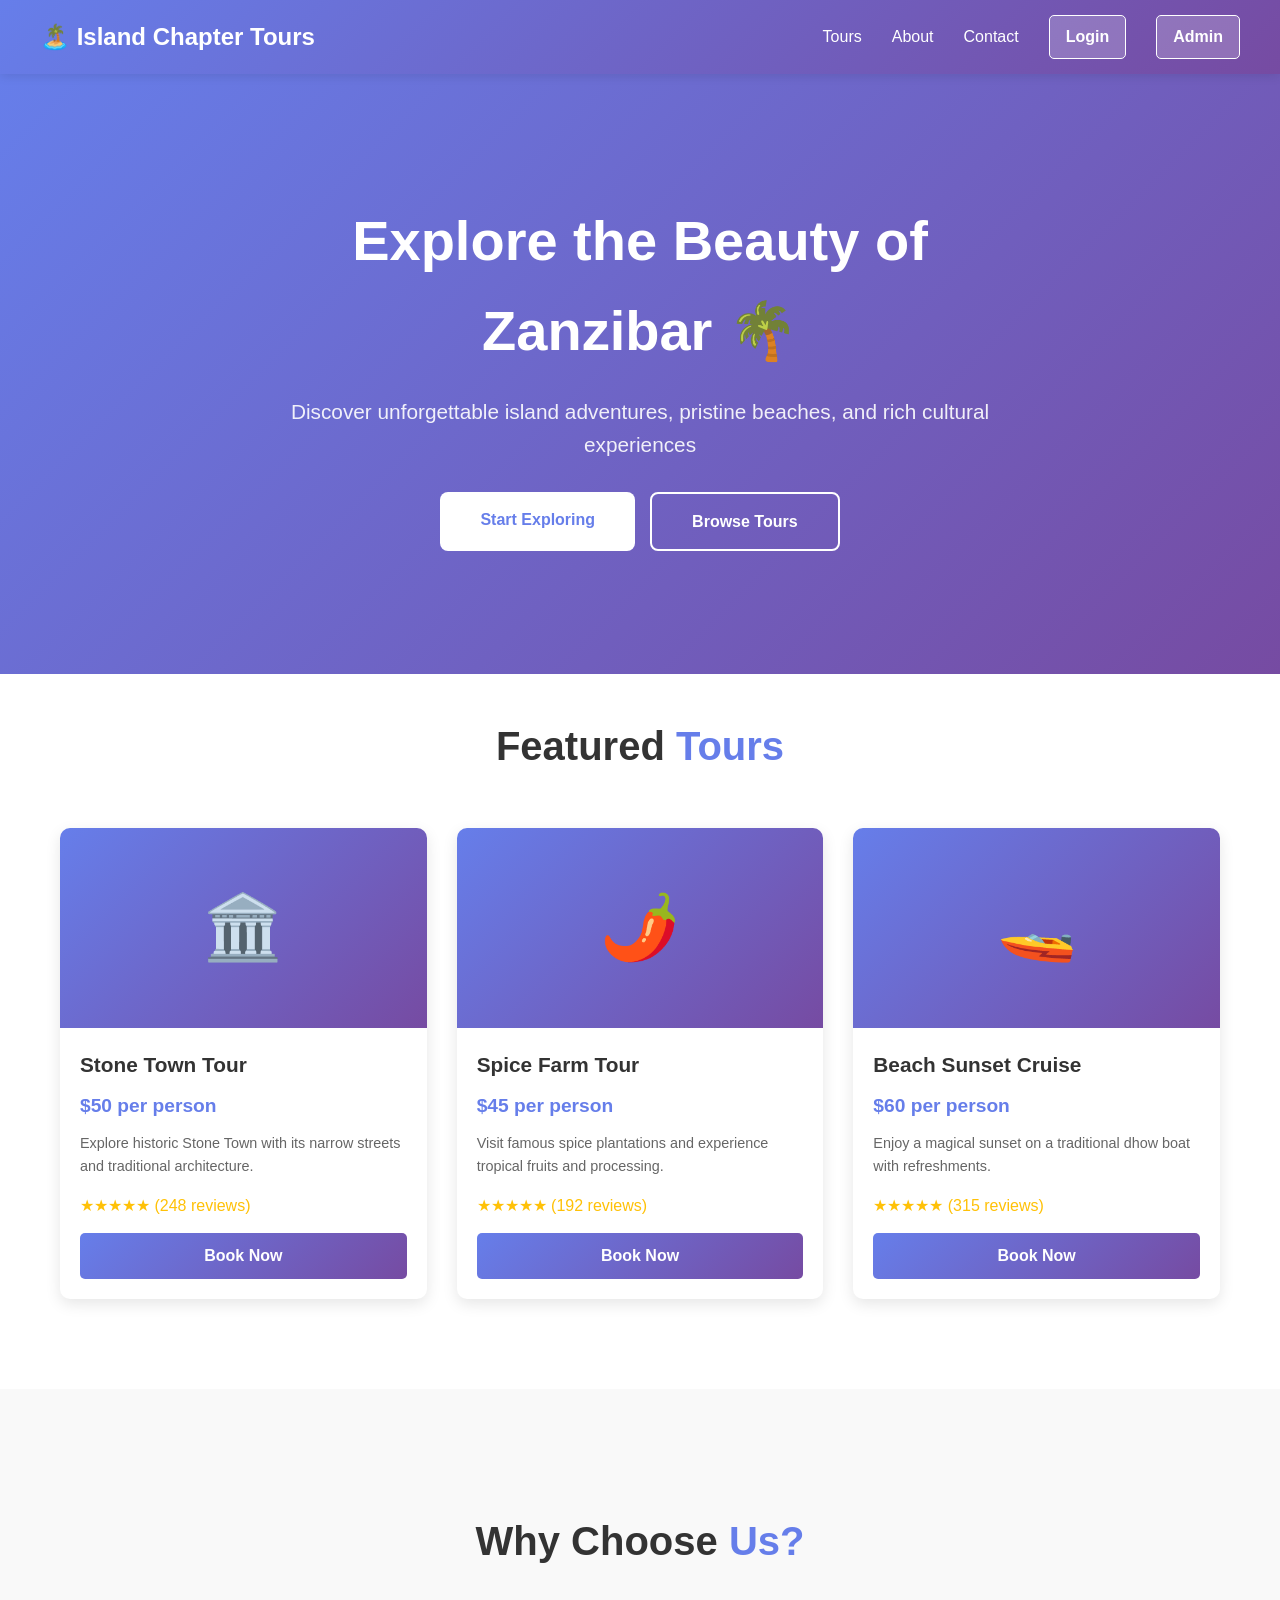
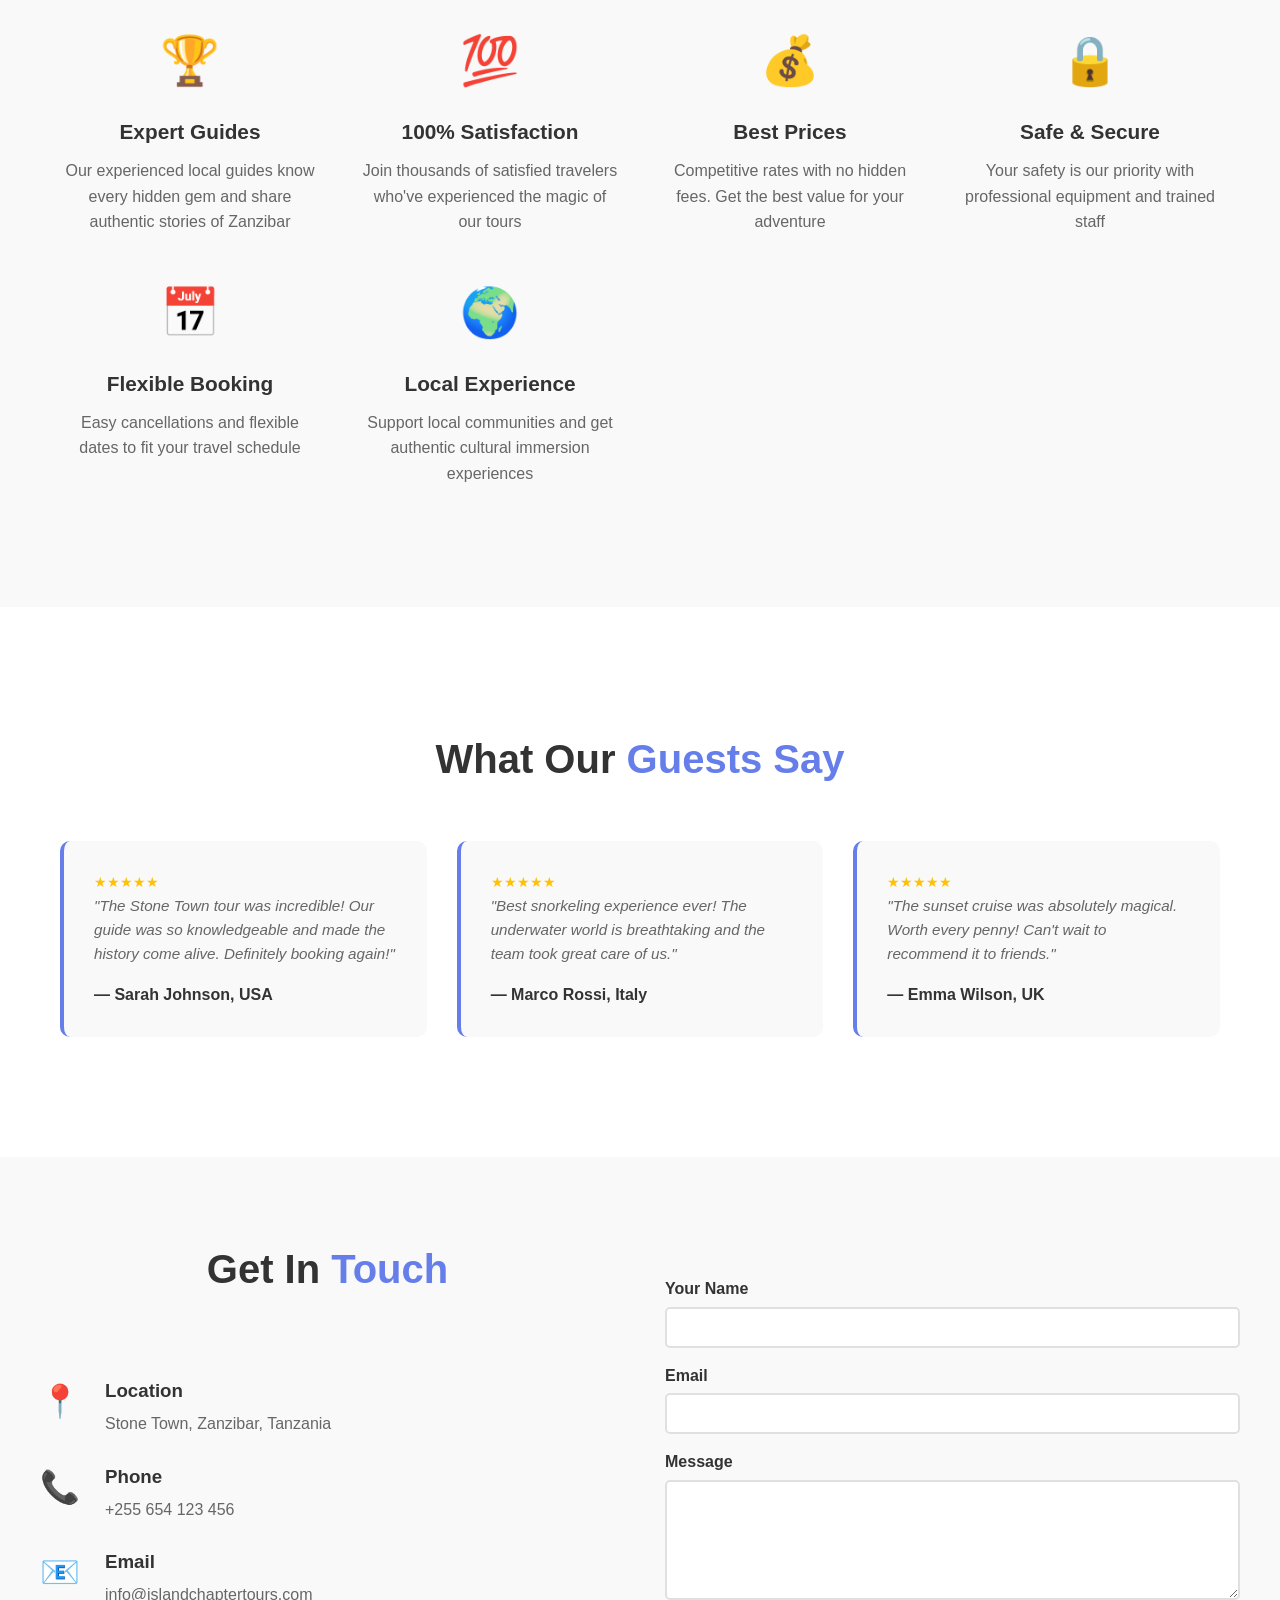
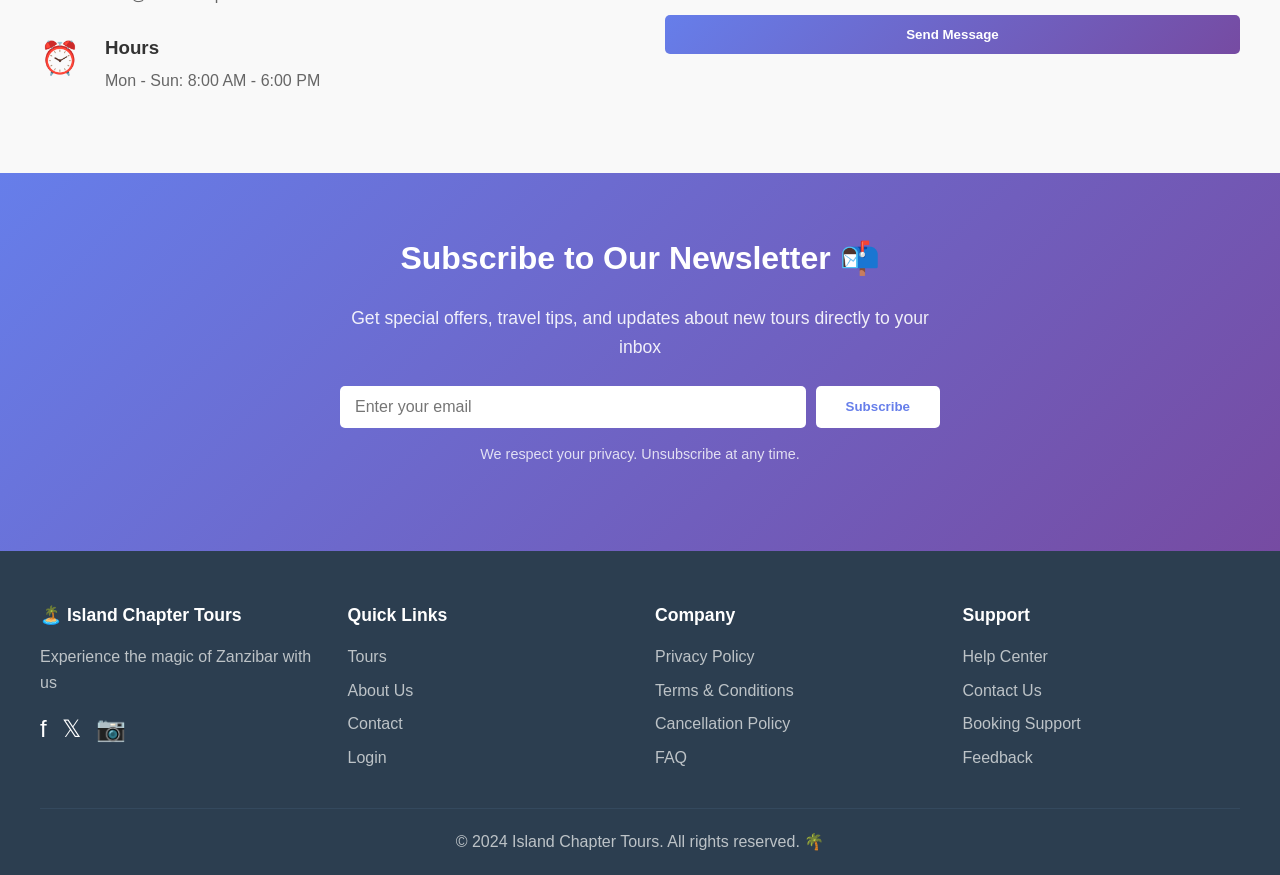
<file: home.html>
<!DOCTYPE html>
<html lang="en">
<head>
    <meta charset="UTF-8">
    <meta name="viewport" content="width=device-width, initial-scale=1.0">
    <title>The Island Chapter Tours - Zanzibar Adventures</title>
    <style>
        * {
            margin: 0;
            padding: 0;
            box-sizing: border-box;
        }

        body {
            font-family: 'Segoe UI', Tahoma, Geneva, Verdana, sans-serif;
            line-height: 1.6;
            color: #333;
        }

        /* Navbar */
        .navbar {
            background: linear-gradient(135deg, #667eea 0%, #764ba2 100%);
            color: white;
            padding: 15px 40px;
            display: flex;
            justify-content: space-between;
            align-items: center;
            box-shadow: 0 2px 10px rgba(0, 0, 0, 0.1);
            position: sticky;
            top: 0;
            z-index: 100;
        }

        .navbar-brand {
            font-size: 1.5em;
            font-weight: 700;
        }

        .navbar-menu {
            display: flex;
            gap: 30px;
            align-items: center;
        }

        .navbar-menu a {
            color: white;
            text-decoration: none;
            transition: opacity 0.3s ease;
            cursor: pointer;
        }

        .navbar-menu a:hover {
            opacity: 0.8;
        }

        .nav-btn {
            background: rgba(255, 255, 255, 0.2);
            padding: 8px 16px;
            border-radius: 5px;
            border: 1px solid white;
            color: white;
            cursor: pointer;
            transition: all 0.3s ease;
            font-weight: 600;
            text-decoration: none;
            display: inline-block;
        }

        .nav-btn:hover {
            background: white;
            color: #667eea;
        }

        /* Hero Section */
        .hero {
            background: linear-gradient(135deg, #667eea 0%, #764ba2 100%);
            color: white;
            padding: 100px 40px;
            text-align: center;
            min-height: 600px;
            display: flex;
            align-items: center;
            justify-content: center;
        }

        .hero-content {
            max-width: 800px;
        }

        .hero h1 {
            font-size: 3.5em;
            margin-bottom: 20px;
            font-weight: 700;
        }

        .hero p {
            font-size: 1.3em;
            margin-bottom: 30px;
            opacity: 0.9;
        }

        .hero-buttons {
            display: flex;
            gap: 15px;
            justify-content: center;
            flex-wrap: wrap;
        }

        .btn-primary {
            background: white;
            color: #667eea;
            padding: 15px 40px;
            border-radius: 8px;
            font-weight: 600;
            text-decoration: none;
            cursor: pointer;
            transition: all 0.3s ease;
            border: none;
            font-size: 1em;
        }

        .btn-primary:hover {
            transform: translateY(-3px);
            box-shadow: 0 10px 25px rgba(0, 0, 0, 0.2);
        }

        .btn-secondary {
            background: transparent;
            color: white;
            padding: 15px 40px;
            border-radius: 8px;
            font-weight: 600;
            text-decoration: none;
            cursor: pointer;
            transition: all 0.3s ease;
            border: 2px solid white;
            font-size: 1em;
        }

        .btn-secondary:hover {
            background: white;
            color: #667eea;
        }

        /* Container */
        .container {
            max-width: 1200px;
            margin: 0 auto;
            padding: 40px 20px;
        }

        .section-title {
            text-align: center;
            font-size: 2.5em;
            margin-bottom: 50px;
            color: #333;
        }

        .section-title span {
            color: #667eea;
        }

        /* Featured Tours */
        .tours-grid {
            display: grid;
            grid-template-columns: repeat(auto-fit, minmax(280px, 1fr));
            gap: 30px;
            margin-bottom: 50px;
        }

        .tour-card {
            background: white;
            border-radius: 10px;
            overflow: hidden;
            box-shadow: 0 5px 15px rgba(0, 0, 0, 0.1);
            transition: all 0.3s ease;
        }

        .tour-card:hover {
            transform: translateY(-10px);
            box-shadow: 0 15px 30px rgba(0, 0, 0, 0.2);
        }

        .tour-image {
            width: 100%;
            height: 200px;
            background: linear-gradient(135deg, #667eea 0%, #764ba2 100%);
            display: flex;
            align-items: center;
            justify-content: center;
            font-size: 4em;
            color: white;
        }

        .tour-content {
            padding: 20px;
        }

        .tour-name {
            font-size: 1.3em;
            font-weight: 600;
            margin-bottom: 10px;
            color: #333;
        }

        .tour-price {
            color: #667eea;
            font-size: 1.2em;
            font-weight: bold;
            margin-bottom: 10px;
        }

        .tour-description {
            color: #666;
            font-size: 0.9em;
            line-height: 1.6;
            margin-bottom: 15px;
        }

        .tour-rating {
            color: #ffc107;
            margin-bottom: 15px;
        }

        .tour-btn {
            display: block;
            width: 100%;
            background: linear-gradient(135deg, #667eea 0%, #764ba2 100%);
            color: white;
            padding: 10px;
            text-align: center;
            border-radius: 5px;
            text-decoration: none;
            font-weight: 600;
            transition: all 0.3s ease;
            border: none;
            cursor: pointer;
        }

        .tour-btn:hover {
            transform: translateY(-2px);
            box-shadow: 0 5px 15px rgba(102, 126, 234, 0.3);
        }

        /* Features Section */
        .features {
            background: #f9f9f9;
            padding: 80px 40px;
        }

        .features-grid {
            display: grid;
            grid-template-columns: repeat(auto-fit, minmax(250px, 1fr));
            gap: 40px;
            max-width: 1200px;
            margin: 0 auto;
        }

        .feature-item {
            text-align: center;
        }

        .feature-icon {
            font-size: 3em;
            margin-bottom: 15px;
        }

        .feature-title {
            font-size: 1.3em;
            font-weight: 600;
            margin-bottom: 10px;
            color: #333;
        }

        .feature-description {
            color: #666;
            line-height: 1.6;
        }

        /* Testimonials */
        .testimonials {
            padding: 80px 40px;
        }

        .testimonials-grid {
            display: grid;
            grid-template-columns: repeat(auto-fit, minmax(300px, 1fr));
            gap: 30px;
            max-width: 1200px;
            margin: 0 auto;
        }

        .testimonial-card {
            background: #f9f9f9;
            padding: 30px;
            border-radius: 10px;
            border-left: 4px solid #667eea;
        }

        .testimonial-text {
            font-size: 0.95em;
            color: #666;
            margin-bottom: 15px;
            font-style: italic;
        }

        .testimonial-author {
            font-weight: 600;
            color: #333;
        }

        .testimonial-rating {
            color: #ffc107;
            font-size: 0.9em;
        }

        /* Newsletter */
        .newsletter {
            background: linear-gradient(135deg, #667eea 0%, #764ba2 100%);
            color: white;
            padding: 60px 40px;
            text-align: center;
        }

        .newsletter-content {
            max-width: 600px;
            margin: 0 auto;
        }

        .newsletter-content h2 {
            font-size: 2em;
            margin-bottom: 20px;
        }

        .newsletter-content p {
            font-size: 1.1em;
            margin-bottom: 25px;
            opacity: 0.9;
        }

        .newsletter-form {
            display: flex;
            gap: 10px;
            margin-bottom: 15px;
        }

        .newsletter-form input {
            flex: 1;
            padding: 12px 15px;
            border: none;
            border-radius: 5px;
            font-size: 1em;
            font-family: 'Segoe UI', Tahoma, Geneva, Verdana, sans-serif;
        }

        .newsletter-form button {
            padding: 12px 30px;
            background: white;
            color: #667eea;
            border: none;
            border-radius: 5px;
            font-weight: 600;
            cursor: pointer;
            transition: all 0.3s ease;
        }

        .newsletter-form button:hover {
            transform: translateY(-2px);
            box-shadow: 0 5px 15px rgba(0, 0, 0, 0.2);
        }

        /* Footer */
        .footer {
            background: #2c3e50;
            color: white;
            padding: 50px 40px 20px;
        }

        .footer-grid {
            display: grid;
            grid-template-columns: repeat(auto-fit, minmax(250px, 1fr));
            gap: 30px;
            max-width: 1200px;
            margin: 0 auto;
            margin-bottom: 30px;
        }

        .footer-section h4 {
            margin-bottom: 15px;
            font-size: 1.1em;
        }

        .footer-section ul {
            list-style: none;
        }

        .footer-section ul li {
            margin-bottom: 8px;
        }

        .footer-section a {
            color: #bdc3c7;
            text-decoration: none;
            transition: color 0.3s ease;
        }

        .footer-section a:hover {
            color: white;
        }

        .footer-bottom {
            text-align: center;
            padding-top: 20px;
            border-top: 1px solid #34495e;
            color: #bdc3c7;
        }

        /* Contact Section */
        .contact {
            background: #f9f9f9;
            padding: 80px 40px;
        }

        .contact-content {
            max-width: 1200px;
            margin: 0 auto;
            display: grid;
            grid-template-columns: 1fr 1fr;
            gap: 50px;
            align-items: center;
        }

        .contact-info {
            display: flex;
            flex-direction: column;
            gap: 25px;
        }

        .contact-item {
            display: flex;
            gap: 15px;
        }

        .contact-icon {
            font-size: 2em;
            color: #667eea;
            width: 50px;
            flex-shrink: 0;
        }

        .contact-text h3 {
            color: #333;
            margin-bottom: 5px;
        }

        .contact-text p {
            color: #666;
        }

        .contact-form {
            display: flex;
            flex-direction: column;
            gap: 15px;
        }

        .form-group {
            display: flex;
            flex-direction: column;
        }

        .form-group label {
            margin-bottom: 5px;
            font-weight: 600;
            color: #333;
        }

        .form-group input,
        .form-group textarea {
            padding: 10px 15px;
            border: 2px solid #e0e0e0;
            border-radius: 5px;
            font-family: 'Segoe UI', Tahoma, Geneva, Verdana, sans-serif;
            font-size: 0.95em;
        }

        .form-group input:focus,
        .form-group textarea:focus {
            outline: none;
            border-color: #667eea;
            box-shadow: 0 0 0 3px rgba(102, 126, 234, 0.1);
        }

        .form-group textarea {
            resize: vertical;
            min-height: 120px;
        }

        .submit-btn {
            background: linear-gradient(135deg, #667eea 0%, #764ba2 100%);
            color: white;
            padding: 12px;
            border: none;
            border-radius: 5px;
            font-weight: 600;
            cursor: pointer;
            transition: all 0.3s ease;
        }

        .submit-btn:hover {
            transform: translateY(-2px);
            box-shadow: 0 5px 15px rgba(102, 126, 234, 0.3);
        }

        @media (max-width: 768px) {
            .navbar {
                flex-direction: column;
                gap: 15px;
            }

            .navbar-menu {
                flex-wrap: wrap;
                gap: 10px;
            }

            .hero h1 {
                font-size: 2em;
            }

            .hero p {
                font-size: 1em;
            }

            .hero-buttons {
                flex-direction: column;
            }

            .btn-primary,
            .btn-secondary {
                width: 100%;
            }

            .contact-content {
                grid-template-columns: 1fr;
            }

            .newsletter-form {
                flex-direction: column;
            }
        }
    </style>
</head>
<body>
    <!-- Navbar -->
    <nav class="navbar">
        <div class="navbar-brand">🏝️ Island Chapter Tours</div>
        <div class="navbar-menu">
            <a href="#tours">Tours</a>
            <a href="#about">About</a>
            <a href="#contact">Contact</a>
            <a href="login.html" class="nav-btn">Login</a>
            <a href="admin-login.html" class="nav-btn">Admin</a>
        </div>
    </nav>

    <!-- Hero Section -->
    <section class="hero">
        <div class="hero-content">
            <h1>Explore the Beauty of Zanzibar 🌴</h1>
            <p>Discover unforgettable island adventures, pristine beaches, and rich cultural experiences</p>
            <div class="hero-buttons">
                <a href="login.html" class="btn-primary">Start Exploring</a>
                <a href="#tours" class="btn-secondary">Browse Tours</a>
            </div>
        </div>
    </section>

    <!-- Featured Tours -->
    <section class="container" id="tours">
        <h2 class="section-title">Featured <span>Tours</span></h2>
        <div class="tours-grid" id="featuredTours"></div>
    </section>

    <!-- Why Choose Us -->
    <section class="features" id="about">
        <div class="container">
            <h2 class="section-title">Why Choose <span>Us?</span></h2>
            <div class="features-grid">
                <div class="feature-item">
                    <div class="feature-icon">🏆</div>
                    <h3 class="feature-title">Expert Guides</h3>
                    <p class="feature-description">Our experienced local guides know every hidden gem and share authentic stories of Zanzibar</p>
                </div>
                <div class="feature-item">
                    <div class="feature-icon">💯</div>
                    <h3 class="feature-title">100% Satisfaction</h3>
                    <p class="feature-description">Join thousands of satisfied travelers who've experienced the magic of our tours</p>
                </div>
                <div class="feature-item">
                    <div class="feature-icon">💰</div>
                    <h3 class="feature-title">Best Prices</h3>
                    <p class="feature-description">Competitive rates with no hidden fees. Get the best value for your adventure</p>
                </div>
                <div class="feature-item">
                    <div class="feature-icon">🔒</div>
                    <h3 class="feature-title">Safe & Secure</h3>
                    <p class="feature-description">Your safety is our priority with professional equipment and trained staff</p>
                </div>
                <div class="feature-item">
                    <div class="feature-icon">📅</div>
                    <h3 class="feature-title">Flexible Booking</h3>
                    <p class="feature-description">Easy cancellations and flexible dates to fit your travel schedule</p>
                </div>
                <div class="feature-item">
                    <div class="feature-icon">🌍</div>
                    <h3 class="feature-title">Local Experience</h3>
                    <p class="feature-description">Support local communities and get authentic cultural immersion experiences</p>
                </div>
            </div>
        </div>
    </section>

    <!-- Testimonials -->
    <section class="testimonials">
        <div class="container">
            <h2 class="section-title">What Our <span>Guests Say</span></h2>
            <div class="testimonials-grid">
                <div class="testimonial-card">
                    <div class="testimonial-rating">★★★★★</div>
                    <p class="testimonial-text">"The Stone Town tour was incredible! Our guide was so knowledgeable and made the history come alive. Definitely booking again!"</p>
                    <p class="testimonial-author">— Sarah Johnson, USA</p>
                </div>
                <div class="testimonial-card">
                    <div class="testimonial-rating">★★★★★</div>
                    <p class="testimonial-text">"Best snorkeling experience ever! The underwater world is breathtaking and the team took great care of us."</p>
                    <p class="testimonial-author">— Marco Rossi, Italy</p>
                </div>
                <div class="testimonial-card">
                    <div class="testimonial-rating">★★★★★</div>
                    <p class="testimonial-text">"The sunset cruise was absolutely magical. Worth every penny! Can't wait to recommend it to friends."</p>
                    <p class="testimonial-author">— Emma Wilson, UK</p>
                </div>
            </div>
        </div>
    </section>

    <!-- Contact Section -->
    <section class="contact" id="contact">
        <div class="contact-content">
            <div class="contact-info">
                <h2 class="section-title">Get In <span>Touch</span></h2>
                <div class="contact-item">
                    <div class="contact-icon">📍</div>
                    <div class="contact-text">
                        <h3>Location</h3>
                        <p>Stone Town, Zanzibar, Tanzania</p>
                    </div>
                </div>
                <div class="contact-item">
                    <div class="contact-icon">📞</div>
                    <div class="contact-text">
                        <h3>Phone</h3>
                        <p>+255 654 123 456</p>
                    </div>
                </div>
                <div class="contact-item">
                    <div class="contact-icon">📧</div>
                    <div class="contact-text">
                        <h3>Email</h3>
                        <p>info@islandchaptertours.com</p>
                    </div>
                </div>
                <div class="contact-item">
                    <div class="contact-icon">⏰</div>
                    <div class="contact-text">
                        <h3>Hours</h3>
                        <p>Mon - Sun: 8:00 AM - 6:00 PM</p>
                    </div>
                </div>
            </div>

            <form class="contact-form" onsubmit="submitContactForm(event)">
                <div class="form-group">
                    <label for="name">Your Name</label>
                    <input type="text" id="name" name="name" required>
                </div>
                <div class="form-group">
                    <label for="email">Email</label>
                    <input type="email" id="email" name="email" required>
                </div>
                <div class="form-group">
                    <label for="message">Message</label>
                    <textarea id="message" name="message" required></textarea>
                </div>
                <button type="submit" class="submit-btn">Send Message</button>
            </form>
        </div>
    </section>

    <!-- Newsletter -->
    <section class="newsletter">
        <div class="newsletter-content">
            <h2>Subscribe to Our Newsletter 📬</h2>
            <p>Get special offers, travel tips, and updates about new tours directly to your inbox</p>
            <form class="newsletter-form" onsubmit="submitNewsletter(event)">
                <input type="email" placeholder="Enter your email" required>
                <button type="submit">Subscribe</button>
            </form>
            <p style="font-size: 0.9em; opacity: 0.8;">We respect your privacy. Unsubscribe at any time.</p>
        </div>
    </section>

    <!-- Footer -->
    <footer class="footer">
        <div class="footer-grid">
            <div class="footer-section">
                <h4>🏝️ Island Chapter Tours</h4>
                <p style="color: #bdc3c7; margin-bottom: 15px;">Experience the magic of Zanzibar with us</p>
                <div style="display: flex; gap: 15px; font-size: 1.5em;">
                    <a href="#" style="color: white;">f</a>
                    <a href="#" style="color: white;">𝕏</a>
                    <a href="#" style="color: white;">📷</a>
                </div>
            </div>
            <div class="footer-section">
                <h4>Quick Links</h4>
                <ul>
                    <li><a href="#tours">Tours</a></li>
                    <li><a href="#about">About Us</a></li>
                    <li><a href="#contact">Contact</a></li>
                    <li><a href="login.html">Login</a></li>
                </ul>
            </div>
            <div class="footer-section">
                <h4>Company</h4>
                <ul>
                    <li><a href="#">Privacy Policy</a></li>
                    <li><a href="#">Terms & Conditions</a></li>
                    <li><a href="#">Cancellation Policy</a></li>
                    <li><a href="#">FAQ</a></li>
                </ul>
            </div>
            <div class="footer-section">
                <h4>Support</h4>
                <ul>
                    <li><a href="#">Help Center</a></li>
                    <li><a href="#">Contact Us</a></li>
                    <li><a href="#">Booking Support</a></li>
                    <li><a href="#">Feedback</a></li>
                </ul>
            </div>
        </div>
        <div class="footer-bottom">
            <p>&copy; 2024 Island Chapter Tours. All rights reserved. 🌴</p>
        </div>
    </footer>

    <script>
        // Load featured tours on page load
        function loadFeaturedTours() {
            // Get default tours or custom tours from storage
            const tours = JSON.parse(localStorage.getItem('tours') || '[]');
            
            // If no tours in storage, use sample tours
            let displayTours = tours.length > 0 ? tours : [
                {
                    id: 1,
                    name: 'Stone Town Tour',
                    icon: '🏛️',
                    price: 50,
                    rating: '★★★★★ (248 reviews)',
                    description: 'Explore historic Stone Town with its narrow streets and traditional architecture.'
                },
                {
                    id: 2,
                    name: 'Spice Farm Tour',
                    icon: '🌶️',
                    price: 45,
                    rating: '★★★★★ (192 reviews)',
                    description: 'Visit famous spice plantations and experience tropical fruits and processing.'
                },
                {
                    id: 3,
                    name: 'Beach Sunset Cruise',
                    icon: '🚤',
                    price: 60,
                    rating: '★★★★★ (315 reviews)',
                    description: 'Enjoy a magical sunset on a traditional dhow boat with refreshments.'
                }
            ];

            const toursHtml = displayTours.slice(0, 3).map(tour => `
                <div class="tour-card">
                    <div class="tour-image">${tour.icon}</div>
                    <div class="tour-content">
                        <h3 class="tour-name">${tour.name}</h3>
                        <p class="tour-price">$${tour.price} per person</p>
                        <p class="tour-description">${tour.description}</p>
                        <p class="tour-rating">${tour.rating}</p>
                        <a href="login.html" class="tour-btn">Book Now</a>
                    </div>
                </div>
            `).join('');

            document.getElementById('featuredTours').innerHTML = toursHtml;
        }

        // Submit contact form
        function submitContactForm(event) {
            event.preventDefault();
            const name = document.getElementById('name').value;
            const email = document.getElementById('email').value;
            const message = document.getElementById('message').value;

            // Save to localStorage
            const contacts = JSON.parse(localStorage.getItem('contacts') || '[]');
            contacts.push({
                name,
                email,
                message,
                timestamp: new Date().toISOString()
            });
            localStorage.setItem('contacts', JSON.stringify(contacts));

            alert('Thank you for contacting us! We will get back to you soon.');
            event.target.reset();
        }

        // Submit newsletter
        function submitNewsletter(event) {
            event.preventDefault();
            const email = event.target.querySelector('input[type="email"]').value;

            const subscribers = JSON.parse(localStorage.getItem('newsletter') || '[]');
            if (!subscribers.includes(email)) {
                subscribers.push(email);
                localStorage.setItem('newsletter', JSON.stringify(subscribers));
            }

            alert('Thank you for subscribing! Check your email for special offers.');
            event.target.reset();
        }

        // Load tours on page load
        window.addEventListener('load', loadFeaturedTours);
    </script>
</body>
</html>
</file>
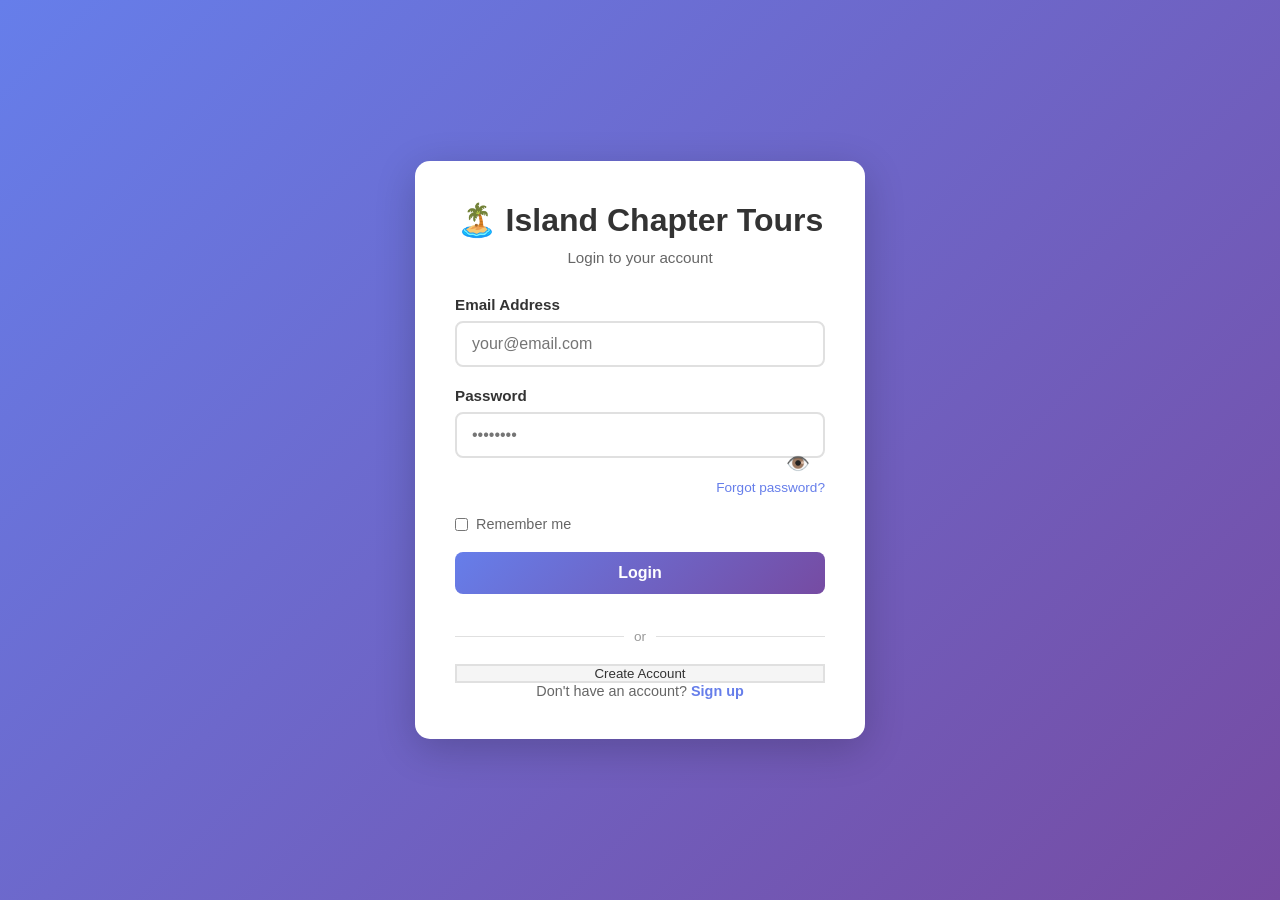
<file: login.html>
<!DOCTYPE html>
<html lang="en">
<head>
    <meta charset="UTF-8">
    <meta name="viewport" content="width=device-width, initial-scale=1.0">
    <title>Login - The Island Chapter Tours</title>
    <style>
        * {
            margin: 0;
            padding: 0;
            box-sizing: border-box;
        }

        body {
            font-family: 'Segoe UI', Tahoma, Geneva, Verdana, sans-serif;
            background: linear-gradient(135deg, #667eea 0%, #764ba2 100%);
            min-height: 100vh;
            display: flex;
            justify-content: center;
            align-items: center;
            padding: 20px;
        }

        .login-container {
            background: white;
            border-radius: 15px;
            box-shadow: 0 10px 40px rgba(0, 0, 0, 0.2);
            padding: 40px;
            max-width: 450px;
            width: 100%;
        }

        .logo-section {
            text-align: center;
            margin-bottom: 30px;
        }

        .logo-section h1 {
            color: #333;
            font-size: 2em;
            margin-bottom: 10px;
        }

        .logo-section p {
            color: #666;
            font-size: 0.95em;
        }

        .form-group {
            margin-bottom: 20px;
        }

        .form-group label {
            display: block;
            color: #333;
            font-weight: 600;
            margin-bottom: 8px;
            font-size: 0.95em;
        }

        .form-group input {
            width: 100%;
            padding: 12px 15px;
            border: 2px solid #e0e0e0;
            border-radius: 8px;
            font-size: 1em;
            transition: border-color 0.3s ease;
            font-family: 'Segoe UI', Tahoma, Geneva, Verdana, sans-serif;
        }

        .form-group input:focus {
            outline: none;
            border-color: #667eea;
            box-shadow: 0 0 0 3px rgba(102, 126, 234, 0.1);
        }

        .password-toggle {
            position: relative;
        }

        .password-toggle .toggle-btn {
            position: absolute;
            right: 15px;
            top: 40px;
            background: none;
            border: none;
            color: #667eea;
            cursor: pointer;
            font-size: 1.2em;
        }

        .error-message {
            background-color: #ffebee;
            color: #c62828;
            padding: 12px 15px;
            border-radius: 8px;
            margin-bottom: 20px;
            display: none;
            border-left: 4px solid #c62828;
            font-size: 0.9em;
        }

        .error-message.show {
            display: block;
        }

        .success-message {
            background-color: #e8f5e9;
            color: #2e7d32;
            padding: 12px 15px;
            border-radius: 8px;
            margin-bottom: 20px;
            display: none;
            border-left: 4px solid #2e7d32;
            font-size: 0.9em;
        }

        .success-message.show {
            display: block;
        }

        .login-btn {
            width: 100%;
            padding: 12px;
            background: linear-gradient(135deg, #667eea 0%, #764ba2 100%);
            color: white;
            border: none;
            border-radius: 8px;
            font-size: 1em;
            font-weight: 600;
            cursor: pointer;
            transition: all 0.3s ease;
            margin-bottom: 15px;
        }

        .login-btn:hover {
            transform: translateY(-2px);
            box-shadow: 0 5px 20px rgba(102, 126, 234, 0.4);
        }

        .login-btn:active {
            transform: translateY(0);
        }

        .login-btn:disabled {
            opacity: 0.7;
            cursor: not-allowed;
            transform: none;
        }

        .signup-link {
            text-align: center;
            color: #666;
            font-size: 0.9em;
        }

        .signup-link a {
            color: #667eea;
            text-decoration: none;
            font-weight: 600;
            transition: color 0.3s ease;
        }

        .signup-link a:hover {
            color: #764ba2;
            text-decoration: underline;
        }

        .divider {
            display: flex;
            align-items: center;
            margin: 20px 0;
            color: #999;
        }

        .divider::before,
        .divider::after {
            content: '';
            flex: 1;
            height: 1px;
            background: #e0e0e0;
        }

        .divider span {
            padding: 0 10px;
            font-size: 0.85em;
        }

        .forgot-password {
            text-align: right;
            margin-bottom: 20px;
        }

        .forgot-password a {
            color: #667eea;
            text-decoration: none;
            font-size: 0.85em;
            transition: color 0.3s ease;
        }

        .forgot-password a:hover {
            color: #764ba2;
            text-decoration: underline;
        }

        .remember-me {
            display: flex;
            align-items: center;
            margin-bottom: 20px;
        }

        .remember-me input {
            width: auto;
            margin-right: 8px;
            cursor: pointer;
        }

        .remember-me label {
            margin: 0;
            color: #666;
            font-weight: normal;
            font-size: 0.9em;
            cursor: pointer;
        }

        .loading-spinner {
            display: none;
            width: 20px;
            height: 20px;
            border: 3px solid #f3f3f3;
            border-top: 3px solid #667eea;
            border-radius: 50%;
            animation: spin 1s linear infinite;
            margin: 0 auto;
        }

        @keyframes spin {
            0% { transform: rotate(0deg); }
            100% { transform: rotate(360deg); }
        }

        .btn-group {
            display: flex;
            gap: 10px;
        }

        .btn-group button {
            flex: 1;
        }

        .secondary-btn {
            background: #f5f5f5;
            color: #333;
            border: 2px solid #e0e0e0;
        }

        .secondary-btn:hover {
            background: #e8e8e8;
        }
    </style>
</head>
<body>
    <div class="login-container">
        <div class="logo-section">
            <h1>🏝️ Island Chapter Tours</h1>
            <p>Login to your account</p>
        </div>

        <div class="error-message" id="errorMessage"></div>
        <div class="success-message" id="successMessage"></div>

        <!-- Login Form -->
        <form id="loginForm" class="login-form">
            <div class="form-group">
                <label for="loginEmail">Email Address</label>
                <input 
                    type="email" 
                    id="loginEmail" 
                    name="email" 
                    placeholder="your@email.com" 
                    required
                    autocomplete="email"
                >
            </div>

            <div class="form-group">
                <label for="loginPassword">Password</label>
                <div class="password-toggle">
                    <input 
                        type="password" 
                        id="loginPassword" 
                        name="password" 
                        placeholder="••••••••" 
                        required
                        autocomplete="current-password"
                    >
                    <button type="button" class="toggle-btn" onclick="togglePassword('loginPassword')">👁️</button>
                </div>
            </div>

            <div class="forgot-password">
                <a href="#" onclick="showForgotPassword(event)">Forgot password?</a>
            </div>

            <div class="remember-me">
                <input type="checkbox" id="rememberMe" name="rememberMe">
                <label for="rememberMe">Remember me</label>
            </div>

            <button type="submit" class="login-btn" id="loginBtn">
                <span id="btnText">Login</span>
                <div class="loading-spinner" id="loginSpinner"></div>
            </button>
        </form>

        <!-- Signup Form (Hidden) -->
        <form id="signupForm" class="signup-form" style="display: none;">
            <div class="form-group">
                <label for="signupName">Full Name</label>
                <input 
                    type="text" 
                    id="signupName" 
                    name="name" 
                    placeholder="John Doe" 
                    required
                >
            </div>

            <div class="form-group">
                <label for="signupEmail">Email Address</label>
                <input 
                    type="email" 
                    id="signupEmail" 
                    name="email" 
                    placeholder="your@email.com" 
                    required
                    autocomplete="email"
                >
            </div>

            <div class="form-group">
                <label for="signupPassword">Password (min 8 characters)</label>
                <div class="password-toggle">
                    <input 
                        type="password" 
                        id="signupPassword" 
                        name="password" 
                        placeholder="••••••••" 
                        required
                        minlength="8"
                        autocomplete="new-password"
                    >
                    <button type="button" class="toggle-btn" onclick="togglePassword('signupPassword')">👁️</button>
                </div>
            </div>

            <div class="form-group">
                <label for="signupPasswordConfirm">Confirm Password</label>
                <div class="password-toggle">
                    <input 
                        type="password" 
                        id="signupPasswordConfirm" 
                        name="passwordConfirm" 
                        placeholder="••••••••" 
                        required
                        minlength="8"
                        autocomplete="new-password"
                    >
                    <button type="button" class="toggle-btn" onclick="togglePassword('signupPasswordConfirm')">👁️</button>
                </div>
            </div>

            <div class="form-group">
                <input type="checkbox" id="agreeTerms" name="agreeTerms" required>
                <label for="agreeTerms" style="display: inline; margin: 0; font-weight: normal;">
                    I agree to the Terms & Conditions
                </label>
            </div>

            <button type="submit" class="login-btn" id="signupBtn">
                <span id="signupBtnText">Create Account</span>
                <div class="loading-spinner" id="signupSpinner"></div>
            </button>
        </form>

        <!-- Forgot Password Form (Hidden) -->
        <form id="forgotForm" class="forgot-form" style="display: none;">
            <div class="form-group">
                <label for="forgotEmail">Enter your email address</label>
                <input 
                    type="email" 
                    id="forgotEmail" 
                    name="email" 
                    placeholder="your@email.com" 
                    required
                >
            </div>
            <p style="color: #666; font-size: 0.9em; margin-bottom: 20px;">
                We'll send you a link to reset your password.
            </p>
            <button type="submit" class="login-btn" id="resetBtn">Send Reset Link</button>
        </form>

        <div class="divider" id="divider">
            <span>or</span>
        </div>

        <div class="btn-group" id="toggleBtns">
            <button type="button" class="secondary-btn" id="toggleToSignup" onclick="toggleForms('signup')">
                Create Account
            </button>
            <button type="button" class="login-btn" id="toggleToLogin" onclick="toggleForms('login')" style="display: none;">
                Back to Login
            </button>
        </div>

        <p class="signup-link" id="loginLink">
            Don't have an account? <a href="#" onclick="toggleForms('signup', event)">Sign up</a>
        </p>
        <p class="signup-link" id="signupLink" style="display: none;">
            Already have an account? <a href="#" onclick="toggleForms('login', event)">Login</a>
        </p>
    </div>

    <script>
        // User database (stored in localStorage)
        const getUserDatabase = () => {
            const db = localStorage.getItem('userDatabase');
            return db ? JSON.parse(db) : {};
        };

        const saveUserDatabase = (db) => {
            localStorage.setItem('userDatabase', JSON.stringify(db));
        };

        // Simple password hashing (NOT for production - use bcrypt on backend)
        const hashPassword = (password) => {
            let hash = 0;
            for (let i = 0; i < password.length; i++) {
                const char = password.charCodeAt(i);
                hash = ((hash << 5) - hash) + char;
                hash = hash & hash;
            }
            return Math.abs(hash).toString(16);
        };

        // Show/hide messages
        const showError = (message) => {
            const errorDiv = document.getElementById('errorMessage');
            errorDiv.textContent = message;
            errorDiv.classList.add('show');
            setTimeout(() => {
                errorDiv.classList.remove('show');
            }, 5000);
        };

        const showSuccess = (message) => {
            const successDiv = document.getElementById('successMessage');
            successDiv.textContent = message;
            successDiv.classList.add('show');
            setTimeout(() => {
                successDiv.classList.remove('show');
            }, 5000);
        };

        // Toggle password visibility
        function togglePassword(fieldId) {
            const field = document.getElementById(fieldId);
            field.type = field.type === 'password' ? 'text' : 'password';
        }

        // Toggle between forms
        function toggleForms(form, event) {
            if (event) event.preventDefault();

            const loginForm = document.getElementById('loginForm');
            const signupForm = document.getElementById('signupForm');
            const forgotForm = document.getElementById('forgotForm');
            const loginLink = document.getElementById('loginLink');
            const signupLink = document.getElementById('signupLink');
            const divider = document.getElementById('divider');
            const toggleBtns = document.getElementById('toggleBtns');

            // Clear all messages
            document.getElementById('errorMessage').classList.remove('show');
            document.getElementById('successMessage').classList.remove('show');

            if (form === 'signup') {
                loginForm.style.display = 'none';
                signupForm.style.display = 'block';
                forgotForm.style.display = 'none';
                loginLink.style.display = 'none';
                signupLink.style.display = 'block';
                document.getElementById('toggleToSignup').style.display = 'none';
                document.getElementById('toggleToLogin').style.display = 'block';
            } else if (form === 'login') {
                loginForm.style.display = 'block';
                signupForm.style.display = 'none';
                forgotForm.style.display = 'none';
                loginLink.style.display = 'block';
                signupLink.style.display = 'none';
                document.getElementById('toggleToSignup').style.display = 'block';
                document.getElementById('toggleToLogin').style.display = 'none';
            }
        }

        // Show forgot password form
        function showForgotPassword(event) {
            event.preventDefault();
            const loginForm = document.getElementById('loginForm');
            const signupForm = document.getElementById('signupForm');
            const forgotForm = document.getElementById('forgotForm');
            const loginLink = document.getElementById('loginLink');
            const signupLink = document.getElementById('signupLink');
            const divider = document.getElementById('divider');

            loginForm.style.display = 'none';
            signupForm.style.display = 'none';
            forgotForm.style.display = 'block';
            loginLink.style.display = 'none';
            signupLink.style.display = 'none';
            divider.style.display = 'none';
        }

        // Login form submission
        document.getElementById('loginForm').addEventListener('submit', (e) => {
            e.preventDefault();
            
            const email = document.getElementById('loginEmail').value.trim();
            const password = document.getElementById('loginPassword').value;
            const rememberMe = document.getElementById('rememberMe').checked;

            // Validation
            if (!email || !password) {
                showError('Please fill in all fields');
                return;
            }

            // Show loading
            document.getElementById('loginSpinner').style.display = 'block';
            document.getElementById('btnText').textContent = 'Logging in...';
            document.getElementById('loginBtn').disabled = true;

            // Simulate API call delay
            setTimeout(() => {
                const users = getUserDatabase();
                const user = users[email.toLowerCase()];

                if (user && user.password === hashPassword(password)) {
                    // Login successful
                    showSuccess('Login successful! Redirecting...');
                    
                    // Save session
                    const userData = {
                        email: user.email,
                        name: user.name,
                        loginTime: new Date().toISOString()
                    };
                    
                    if (rememberMe) {
                        localStorage.setItem('rememberMe', email);
                    }
                    
                    sessionStorage.setItem('currentUser', JSON.stringify(userData));
                    
                    // Redirect to dashboard
                    setTimeout(() => {
                        window.location.href = 'dashboard.html';
                    }, 1500);
                } else {
                    showError('Invalid email or password');
                    document.getElementById('loginSpinner').style.display = 'none';
                    document.getElementById('btnText').textContent = 'Login';
                    document.getElementById('loginBtn').disabled = false;
                }
            }, 1500);
        });

        // Signup form submission
        document.getElementById('signupForm').addEventListener('submit', (e) => {
            e.preventDefault();
            
            const name = document.getElementById('signupName').value.trim();
            const email = document.getElementById('signupEmail').value.trim();
            const password = document.getElementById('signupPassword').value;
            const passwordConfirm = document.getElementById('signupPasswordConfirm').value;
            const agreeTerms = document.getElementById('agreeTerms').checked;

            // Validation
            if (!name || !email || !password || !passwordConfirm) {
                showError('Please fill in all fields');
                return;
            }

            if (password !== passwordConfirm) {
                showError('Passwords do not match');
                return;
            }

            if (password.length < 8) {
                showError('Password must be at least 8 characters long');
                return;
            }

            if (!agreeTerms) {
                showError('Please agree to the Terms & Conditions');
                return;
            }

            // Show loading
            document.getElementById('signupSpinner').style.display = 'block';
            document.getElementById('signupBtnText').textContent = 'Creating account...';
            document.getElementById('signupBtn').disabled = true;

            // Check if user already exists
            const users = getUserDatabase();
            
            if (users[email.toLowerCase()]) {
                showError('Email already registered. Please login or use another email.');
                document.getElementById('signupSpinner').style.display = 'none';
                document.getElementById('signupBtnText').textContent = 'Create Account';
                document.getElementById('signupBtn').disabled = false;
                return;
            }

            // Simulate API call delay
            setTimeout(() => {
                // Create new user
                users[email.toLowerCase()] = {
                    name: name,
                    email: email,
                    password: hashPassword(password),
                    createdAt: new Date().toISOString()
                };

                saveUserDatabase(users);

                showSuccess('Account created successfully! Redirecting to login...');
                
                // Reset form
                document.getElementById('signupForm').reset();
                document.getElementById('signupSpinner').style.display = 'none';
                document.getElementById('signupBtnText').textContent = 'Create Account';
                document.getElementById('signupBtn').disabled = false;

                // Redirect to login after 2 seconds
                setTimeout(() => {
                    toggleForms('login');
                }, 1500);
            }, 1500);
        });

        // Forgot password form submission
        document.getElementById('forgotForm').addEventListener('submit', (e) => {
            e.preventDefault();
            
            const email = document.getElementById('forgotEmail').value.trim();

            if (!email) {
                showError('Please enter your email address');
                return;
            }

            // Show loading
            document.getElementById('resetBtn').disabled = true;
            document.getElementById('resetBtn').textContent = 'Sending...';

            setTimeout(() => {
                const users = getUserDatabase();
                
                if (users[email.toLowerCase()]) {
                    showSuccess('Password reset link sent to your email! Check your inbox.');
                    document.getElementById('forgotForm').reset();
                    
                    setTimeout(() => {
                        toggleForms('login');
                    }, 2000);
                } else {
                    showError('No account found with this email address');
                }
                
                document.getElementById('resetBtn').disabled = false;
                document.getElementById('resetBtn').textContent = 'Send Reset Link';
            }, 1500);
        });

        // Load remembered email
        window.addEventListener('load', () => {
            const remembered = localStorage.getItem('rememberMe');
            if (remembered) {
                document.getElementById('loginEmail').value = remembered;
                document.getElementById('rememberMe').checked = true;
            }

            // Check if already logged in
            const currentUser = sessionStorage.getItem('currentUser');
            if (currentUser) {
                window.location.href = 'dashboard.html';
            }
        });
    </script>
</body>
</html>
</file>
<file: todo-app/styles.css>
* {
    margin: 0;
    padding: 0;
    box-sizing: border-box;
}

body {
    font-family: 'Segoe UI', Tahoma, Geneva, Verdana, sans-serif;
    background: linear-gradient(135deg, #667eea 0%, #764ba2 100%);
    min-height: 100vh;
    display: flex;
    justify-content: center;
    align-items: center;
    padding: 20px;
}

.container {
    width: 100%;
    max-width: 600px;
}

.todo-wrapper {
    background: white;
    border-radius: 15px;
    box-shadow: 0 10px 40px rgba(0, 0, 0, 0.2);
    padding: 40px;
    animation: slideIn 0.3s ease-out;
}

@keyframes slideIn {
    from {
        opacity: 0;
        transform: translateY(-20px);
    }
    to {
        opacity: 1;
        transform: translateY(0);
    }
}

h1 {
    text-align: center;
    color: #333;
    margin-bottom: 30px;
    font-size: 2.5em;
    background: linear-gradient(135deg, #667eea 0%, #764ba2 100%);
    -webkit-background-clip: text;
    -webkit-text-fill-color: transparent;
    background-clip: text;
}

/* Input Section */
.input-section {
    display: flex;
    gap: 10px;
    margin-bottom: 25px;
}

.todo-input {
    flex: 1;
    padding: 12px 20px;
    border: 2px solid #e0e0e0;
    border-radius: 8px;
    font-size: 1em;
    transition: all 0.3s ease;
}

.todo-input:focus {
    outline: none;
    border-color: #667eea;
    box-shadow: 0 0 0 3px rgba(102, 126, 234, 0.1);
}

.add-btn {
    padding: 12px 30px;
    background: linear-gradient(135deg, #667eea 0%, #764ba2 100%);
    color: white;
    border: none;
    border-radius: 8px;
    font-size: 1em;
    font-weight: 600;
    cursor: pointer;
    transition: all 0.3s ease;
}

.add-btn:hover {
    transform: translateY(-2px);
    box-shadow: 0 5px 20px rgba(102, 126, 234, 0.4);
}

.add-btn:active {
    transform: translateY(0);
}

/* Filter Section */
.filter-section {
    display: flex;
    gap: 10px;
    margin-bottom: 25px;
    justify-content: center;
}

.filter-btn {
    padding: 8px 20px;
    background: #f0f0f0;
    border: 2px solid transparent;
    border-radius: 8px;
    cursor: pointer;
    font-weight: 600;
    transition: all 0.3s ease;
    color: #666;
}

.filter-btn:hover {
    background: #e0e0e0;
}

.filter-btn.active {
    background: linear-gradient(135deg, #667eea 0%, #764ba2 100%);
    color: white;
    border-color: #667eea;
}

/* Todo List */
.todo-list {
    list-style: none;
    margin-bottom: 25px;
    max-height: 400px;
    overflow-y: auto;
    padding: 10px 0;
}

.todo-list::-webkit-scrollbar {
    width: 6px;
}

.todo-list::-webkit-scrollbar-track {
    background: #f1f1f1;
    border-radius: 10px;
}

.todo-list::-webkit-scrollbar-thumb {
    background: #667eea;
    border-radius: 10px;
}

.todo-item {
    display: flex;
    align-items: center;
    padding: 15px;
    background: #f9f9f9;
    border-radius: 8px;
    margin-bottom: 10px;
    transition: all 0.3s ease;
    animation: itemIn 0.3s ease-out;
}

@keyframes itemIn {
    from {
        opacity: 0;
        transform: translateX(-10px);
    }
    to {
        opacity: 1;
        transform: translateX(0);
    }
}

.todo-item:hover {
    background: #f0f0f0;
    transform: translateX(5px);
}

.todo-item.completed {
    opacity: 0.6;
}

.todo-item.completed .todo-text {
    text-decoration: line-through;
    color: #999;
}

.checkbox {
    width: 20px;
    height: 20px;
    margin-right: 15px;
    cursor: pointer;
    accent-color: #667eea;
}

.todo-text {
    flex: 1;
    font-size: 1em;
    color: #333;
    word-break: break-word;
}

.todo-actions {
    display: flex;
    gap: 8px;
}

.edit-btn,
.delete-btn {
    padding: 6px 12px;
    border: none;
    border-radius: 5px;
    cursor: pointer;
    font-size: 0.9em;
    font-weight: 600;
    transition: all 0.3s ease;
}

.edit-btn {
    background: #4CAF50;
    color: white;
}

.edit-btn:hover {
    background: #45a049;
    transform: scale(1.05);
}

.delete-btn {
    background: #f44336;
    color: white;
}

.delete-btn:hover {
    background: #da190b;
    transform: scale(1.05);
}

/* Stats Section */
.stats-section {
    display: flex;
    justify-content: space-between;
    align-items: center;
    padding: 15px;
    background: #f9f9f9;
    border-radius: 8px;
    border-top: 2px solid #e0e0e0;
}

.task-count {
    font-size: 0.95em;
    color: #666;
    font-weight: 600;
}

.clear-btn {
    padding: 8px 16px;
    background: #ff9800;
    color: white;
    border: none;
    border-radius: 5px;
    cursor: pointer;
    font-weight: 600;
    transition: all 0.3s ease;
}

.clear-btn:hover {
    background: #f57c00;
    transform: scale(1.05);
}

.clear-btn:disabled {
    background: #ccc;
    cursor: not-allowed;
    transform: scale(1);
}

/* Empty State */
.empty-state {
    text-align: center;
    padding: 40px 20px;
    color: #999;
}

.empty-state p {
    font-size: 1.1em;
    margin-bottom: 10px;
}

/* Responsive Design */
@media (max-width: 600px) {
    .todo-wrapper {
        padding: 25px;
    }

    h1 {
        font-size: 2em;
        margin-bottom: 20px;
    }

    .input-section {
        flex-direction: column;
    }

    .add-btn {
        width: 100%;
    }

    .filter-section {
        flex-wrap: wrap;
    }

    .stats-section {
        flex-direction: column;
        gap: 15px;
    }

    .todo-item {
        flex-wrap: wrap;
    }

    .todo-actions {
        width: 100%;
        justify-content: flex-end;
        margin-top: 10px;
    }
}
</file>
